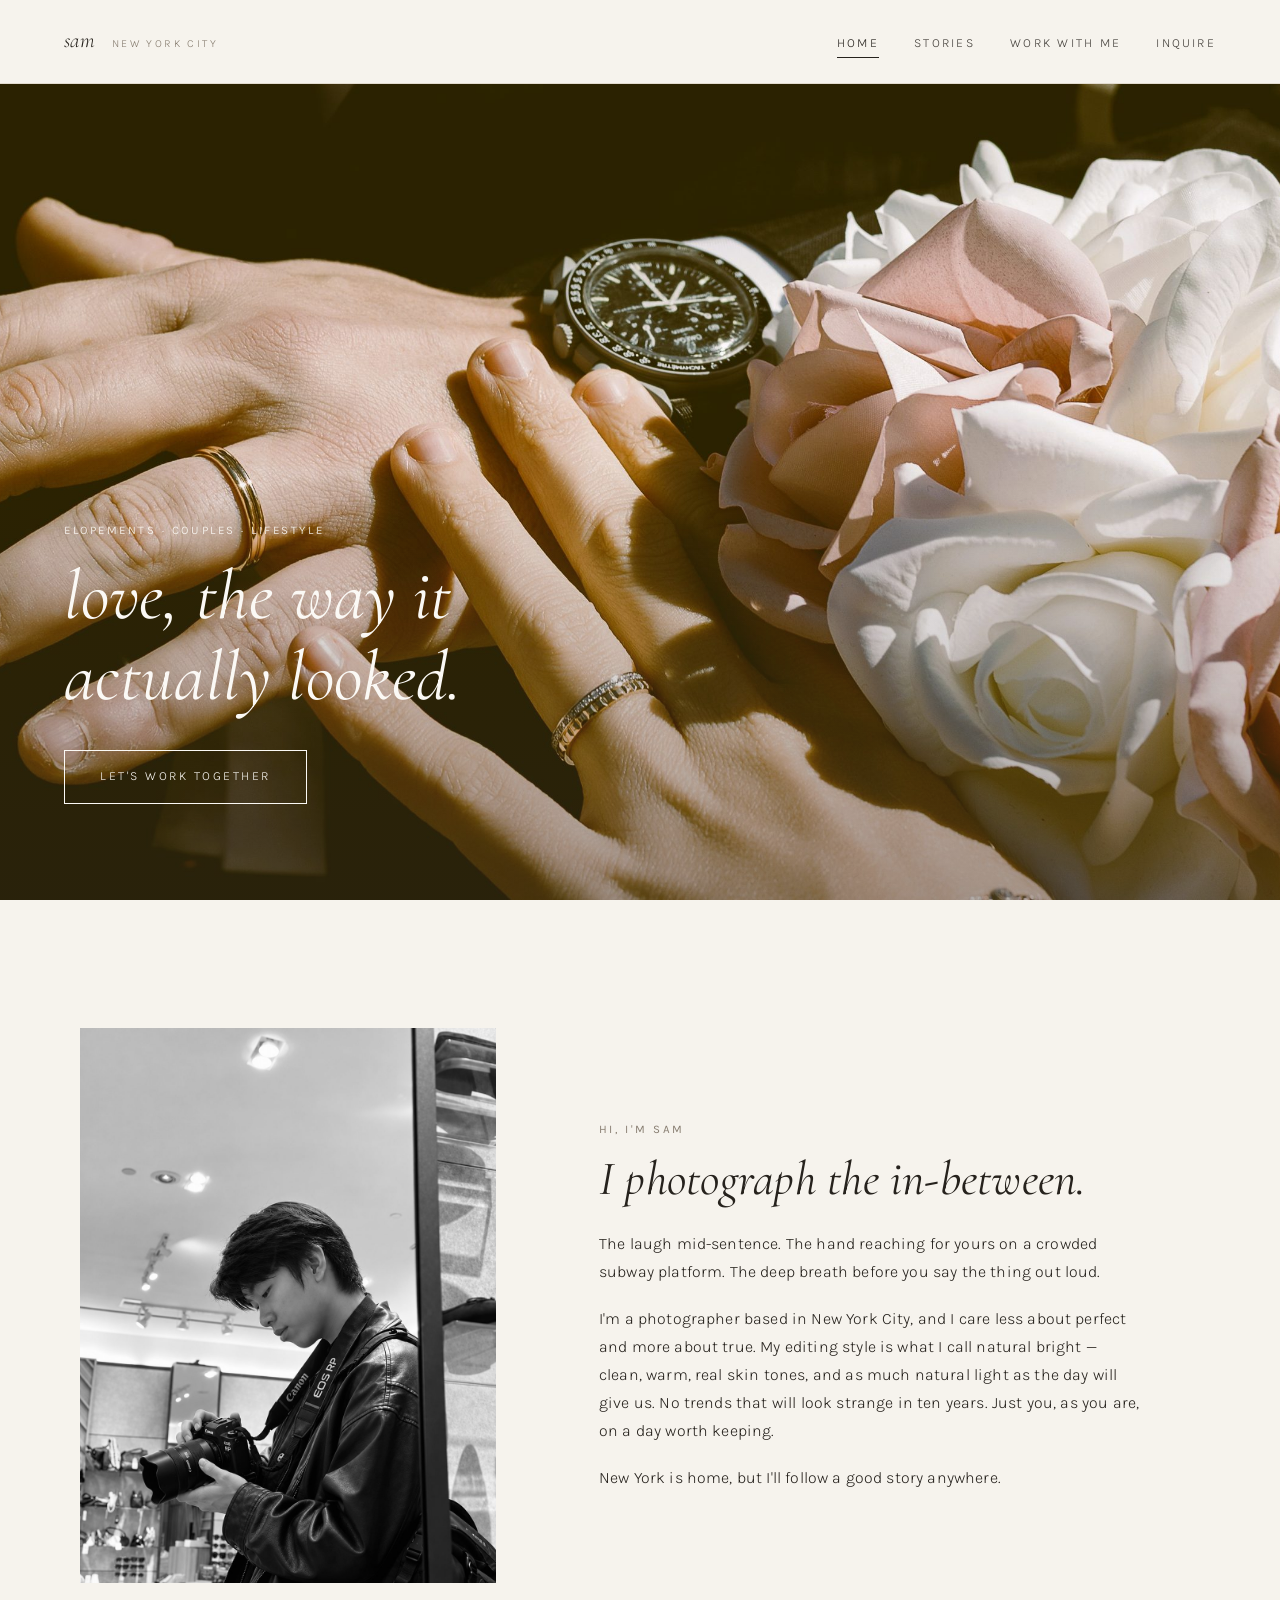
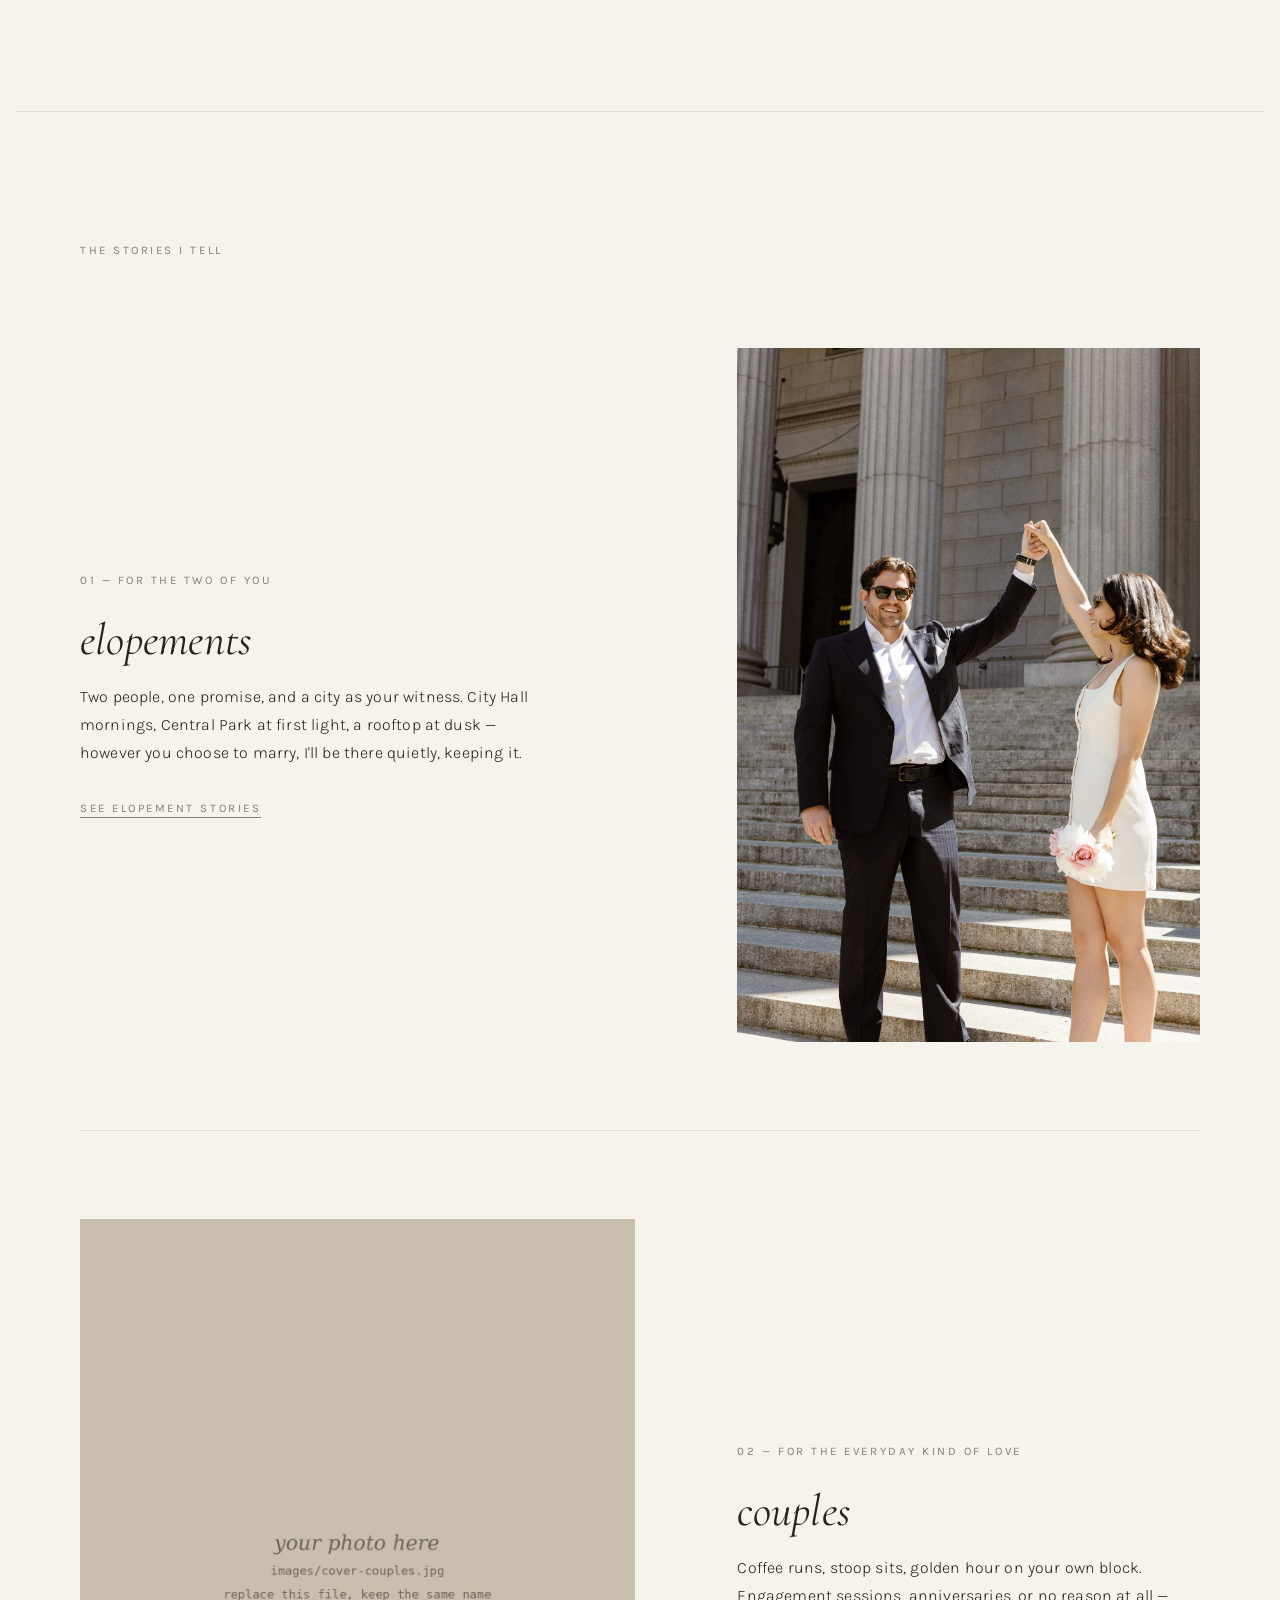
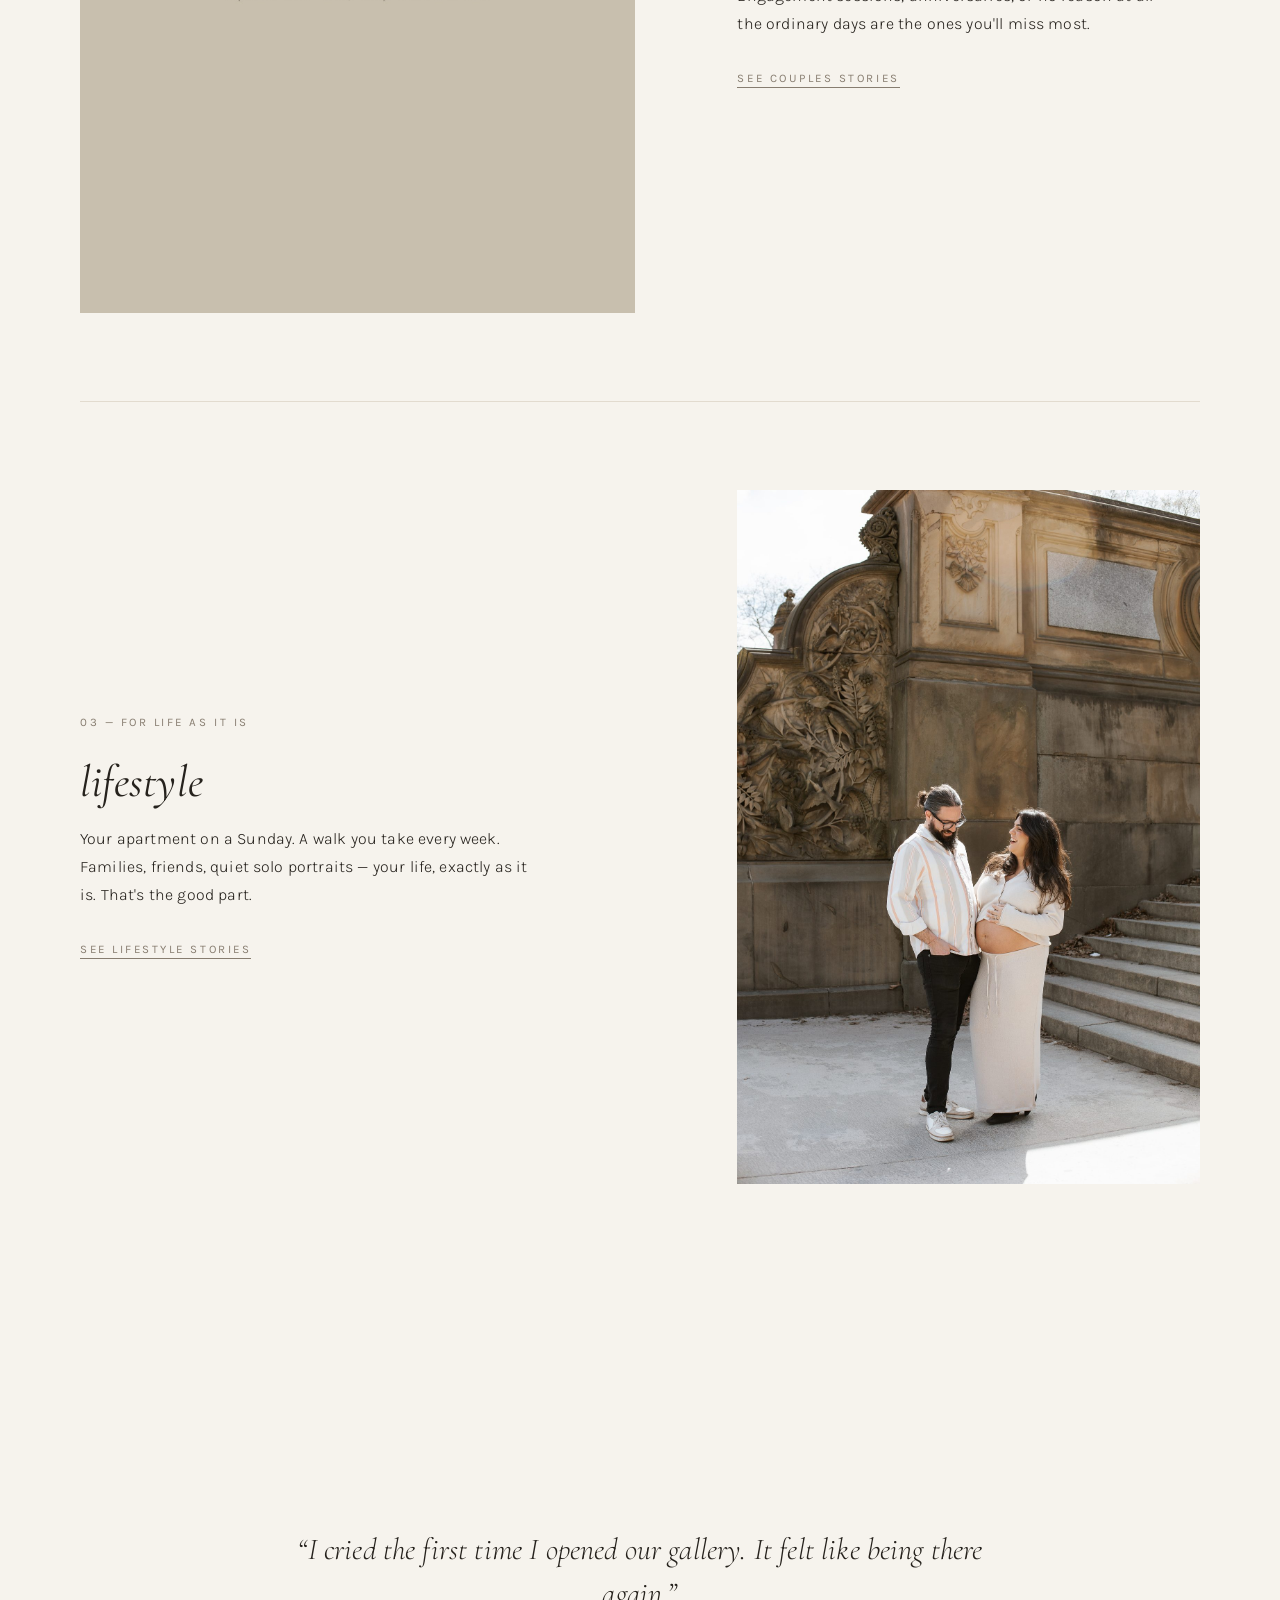
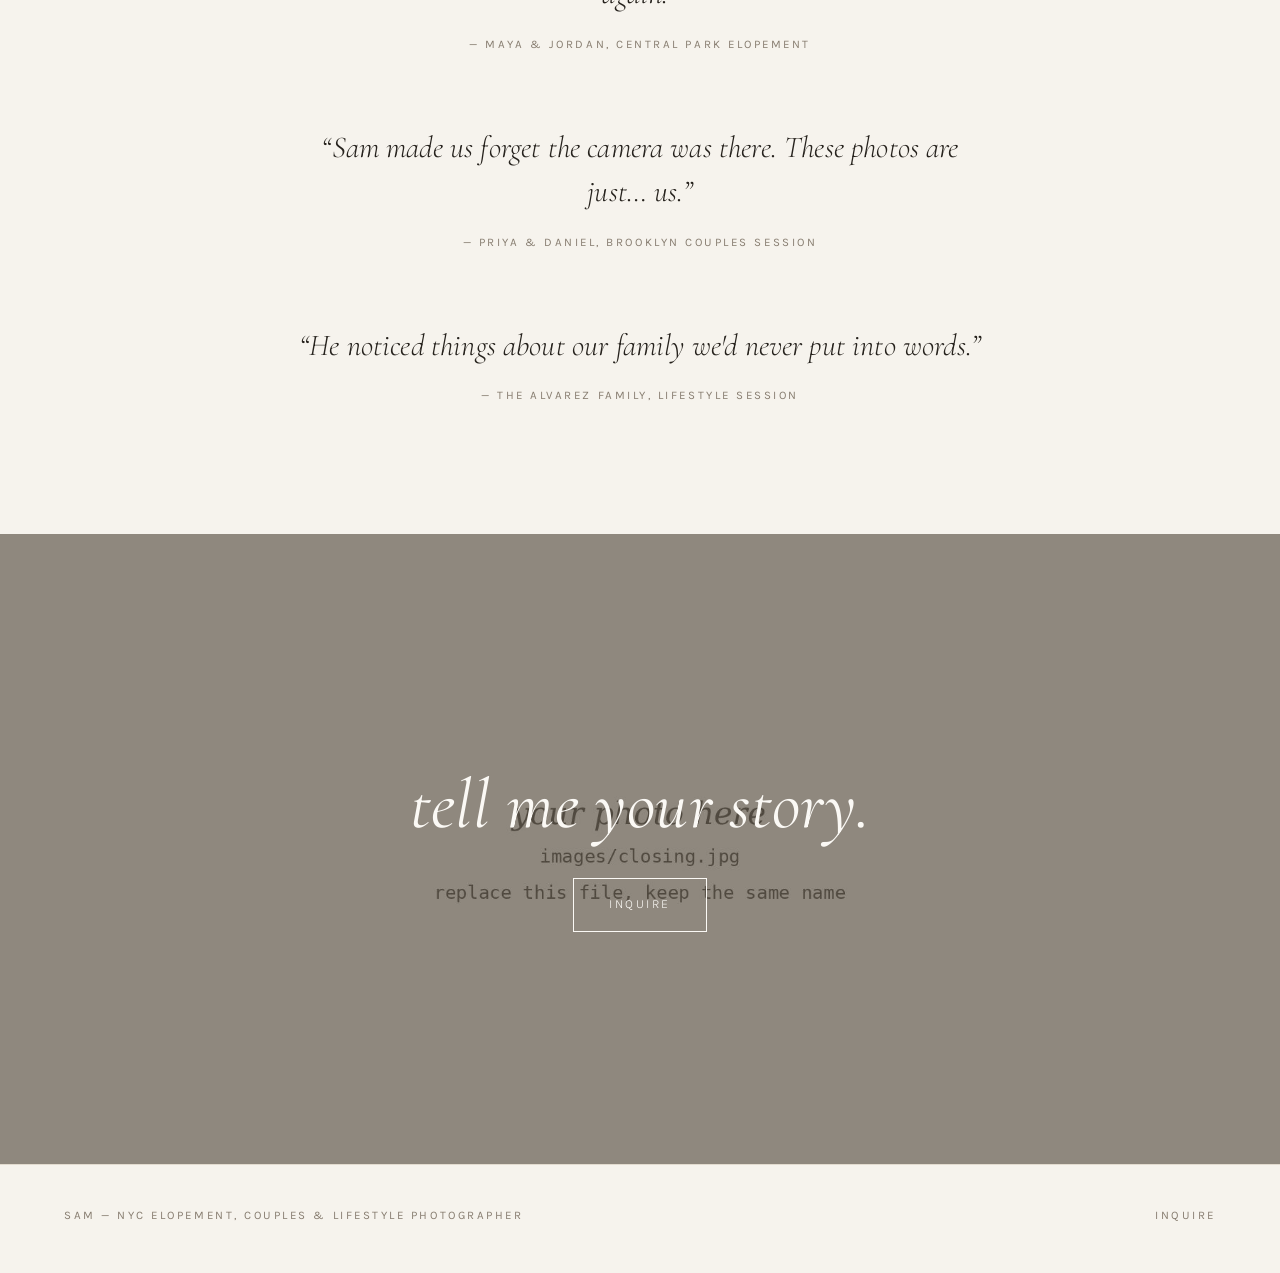
<file: index.html>
<!DOCTYPE html>
<html lang="en">
<head>
  <meta charset="UTF-8">
  <meta name="viewport" content="width=device-width, initial-scale=1.0">
  <title>Sam — NYC Elopement &amp; Couples Photographer</title>
  <meta name="description" content="NYC elopement photographer for quiet, true, story-driven photos — elopements, couples, and lifestyle sessions in New York City and beyond.">

  <link rel="preconnect" href="https://fonts.googleapis.com">
  <link rel="preconnect" href="https://fonts.gstatic.com" crossorigin>
  <link href="https://fonts.googleapis.com/css2?family=Cormorant+Garamond:ital,wght@0,400;0,500;1,400;1,500&family=Karla:wght@300;400&display=swap" rel="stylesheet">
  <link rel="stylesheet" href="css/style.css?v=2">
</head>
<body>

  <!-- ======================= HEADER ======================= -->
  <header class="site-header">
    <a class="wordmark" href="index.html">sam <span>new york city</span></a>
    <button class="nav-toggle" aria-expanded="false" aria-controls="nav">Menu</button>
    <nav class="nav" id="nav">
      <a href="index.html" aria-current="page">Home</a>
      <a href="elopements.html">Stories</a>
      <a href="work-with-me.html">Work With Me</a>
      <a href="inquire.html">Inquire</a>
    </nav>
  </header>

  <!-- ======================= HERO =======================
       Swap images/hero.jpg with your favorite wide photo.  -->
  <section class="hero">
    <img src="images/hero.jpg" alt="Placeholder — replace with your hero photo" fetchpriority="high">
    <div class="hero-inner">
      <p class="label">elopements · couples · lifestyle</p>
      <h1 class="display">love, the way it actually looked.</h1>
      <a class="btn" href="inquire.html">Let's work together</a>
    </div>
  </section>

  <!-- ======================= INTRO ======================= -->
  <section class="section wrap">
    <div class="intro reveal">
      <figure>
        <img src="images/intro-portrait.jpg" alt="Sam, NYC photographer, looking down at his camera" loading="lazy">
      </figure>
      <div class="prose">
        <p class="label">hi, i'm sam</p>
        <h2 class="display--sm display">I photograph the in-between.</h2>
        <p>The laugh mid-sentence. The hand reaching for yours on a crowded subway platform. The deep breath before you say the thing out loud.</p>
        <p>I'm a photographer based in New York City, and I care less about perfect and more about true. My editing style is what I call natural bright — clean, warm, real skin tones, and as much natural light as the day will give us. No trends that will look strange in ten years. Just you, as you are, on a day worth keeping.</p>
        <p>New York is home, but I'll follow a good story anywhere.</p>
      </div>
    </div>
  </section>

  <hr class="rule wrap">

  <!-- ======================= STORY CATEGORIES ======================= -->
  <section class="section wrap" id="stories">
    <p class="label reveal">the stories i tell</p>

    <article class="story reveal">
      <a class="story-img" href="elopements.html" aria-label="View elopement stories">
        <img src="images/cover-elopements.jpg" alt="Placeholder — replace with an elopement photo" loading="lazy">
      </a>
      <div>
        <p class="label">01 — for the two of you</p>
        <h3><a href="elopements.html">elopements</a></h3>
        <p>Two people, one promise, and a city as your witness. City Hall mornings, Central Park at first light, a rooftop at dusk — however you choose to marry, I'll be there quietly, keeping it.</p>
        <a class="tlink label" href="elopements.html">see elopement stories</a>
      </div>
    </article>

    <article class="story reveal">
      <a class="story-img" href="couples.html" aria-label="View couples stories">
        <img src="images/cover-couples.jpg" alt="Placeholder — replace with a couples photo" loading="lazy">
      </a>
      <div>
        <p class="label">02 — for the everyday kind of love</p>
        <h3><a href="couples.html">couples</a></h3>
        <p>Coffee runs, stoop sits, golden hour on your own block. Engagement sessions, anniversaries, or no reason at all — the ordinary days are the ones you'll miss most.</p>
        <a class="tlink label" href="couples.html">see couples stories</a>
      </div>
    </article>

    <article class="story reveal">
      <a class="story-img" href="lifestyle.html" aria-label="View lifestyle stories">
        <img src="images/cover-lifestyle.jpg" alt="Placeholder — replace with a lifestyle photo" loading="lazy">
      </a>
      <div>
        <p class="label">03 — for life as it is</p>
        <h3><a href="lifestyle.html">lifestyle</a></h3>
        <p>Your apartment on a Sunday. A walk you take every week. Families, friends, quiet solo portraits — your life, exactly as it is. That's the good part.</p>
        <a class="tlink label" href="lifestyle.html">see lifestyle stories</a>
      </div>
    </article>
  </section>

  <!-- ======================= TESTIMONIALS ======================= -->
  <section class="section wrap">
    <div class="pullquotes">
      <!-- EDIT: replace these with real client quotes and first names -->
      <figure class="pullquote reveal">
        <blockquote>&ldquo;I cried the first time I opened our gallery. It felt like being there again.&rdquo;</blockquote>
        <cite class="label">— maya &amp; jordan, central park elopement</cite>
      </figure>
      <figure class="pullquote reveal">
        <blockquote>&ldquo;Sam made us forget the camera was there. These photos are just&hellip; us.&rdquo;</blockquote>
        <cite class="label">— priya &amp; daniel, brooklyn couples session</cite>
      </figure>
      <figure class="pullquote reveal">
        <blockquote>&ldquo;He noticed things about our family we'd never put into words.&rdquo;</blockquote>
        <cite class="label">— the alvarez family, lifestyle session</cite>
      </figure>
    </div>
  </section>

  <!-- ======================= CLOSING CTA ======================= -->
  <section class="closing">
    <img src="images/closing.jpg" alt="Placeholder — replace with a closing photo" loading="lazy">
    <div class="closing-inner">
      <h2 class="display">tell me your story.</h2>
      <a class="btn" href="inquire.html">Inquire</a>
    </div>
  </section>

  <!-- ======================= FOOTER ======================= -->
  <footer class="site-footer">
    <div class="footer-inner">
      <p class="label">sam — nyc elopement, couples &amp; lifestyle photographer</p>
      <p class="label"><a href="inquire.html">inquire</a></p>
    </div>
  </footer>

  <script src="js/main.js?v=2"></script>
</body>
</html>
</file>
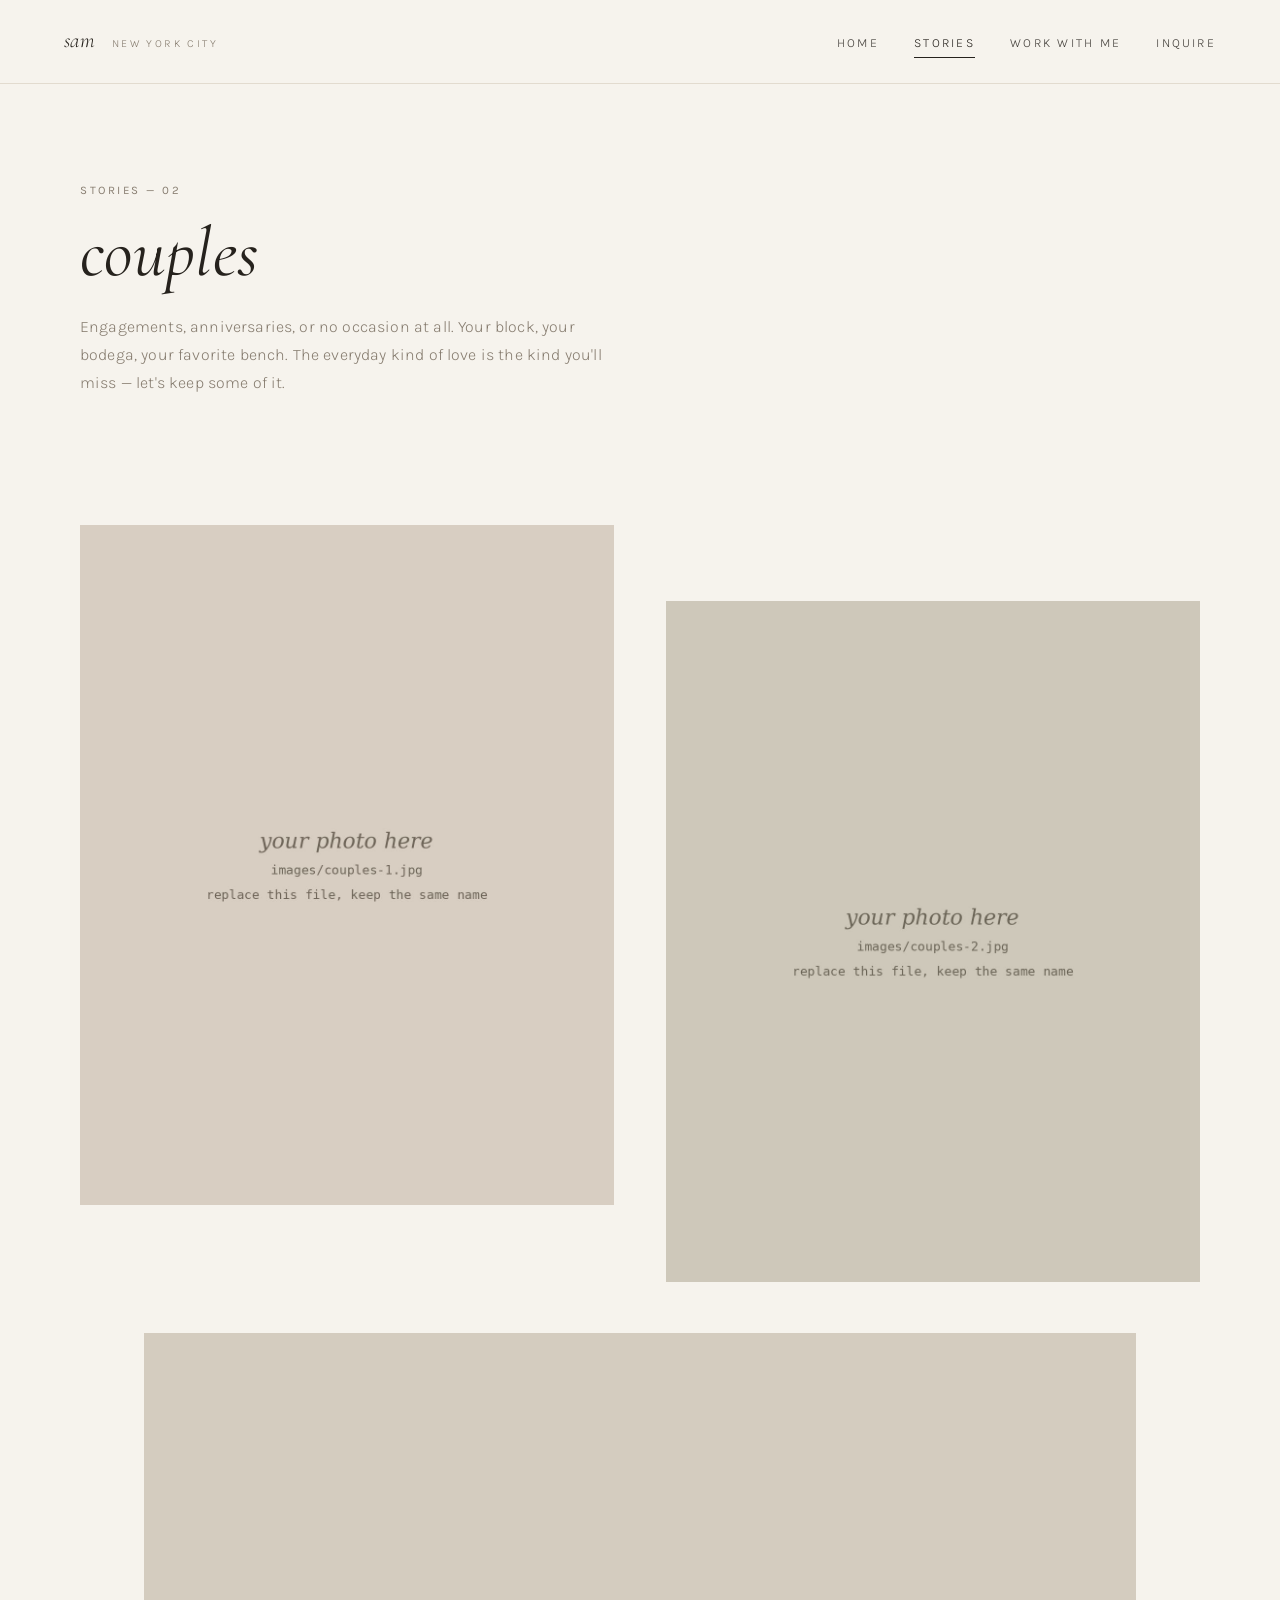
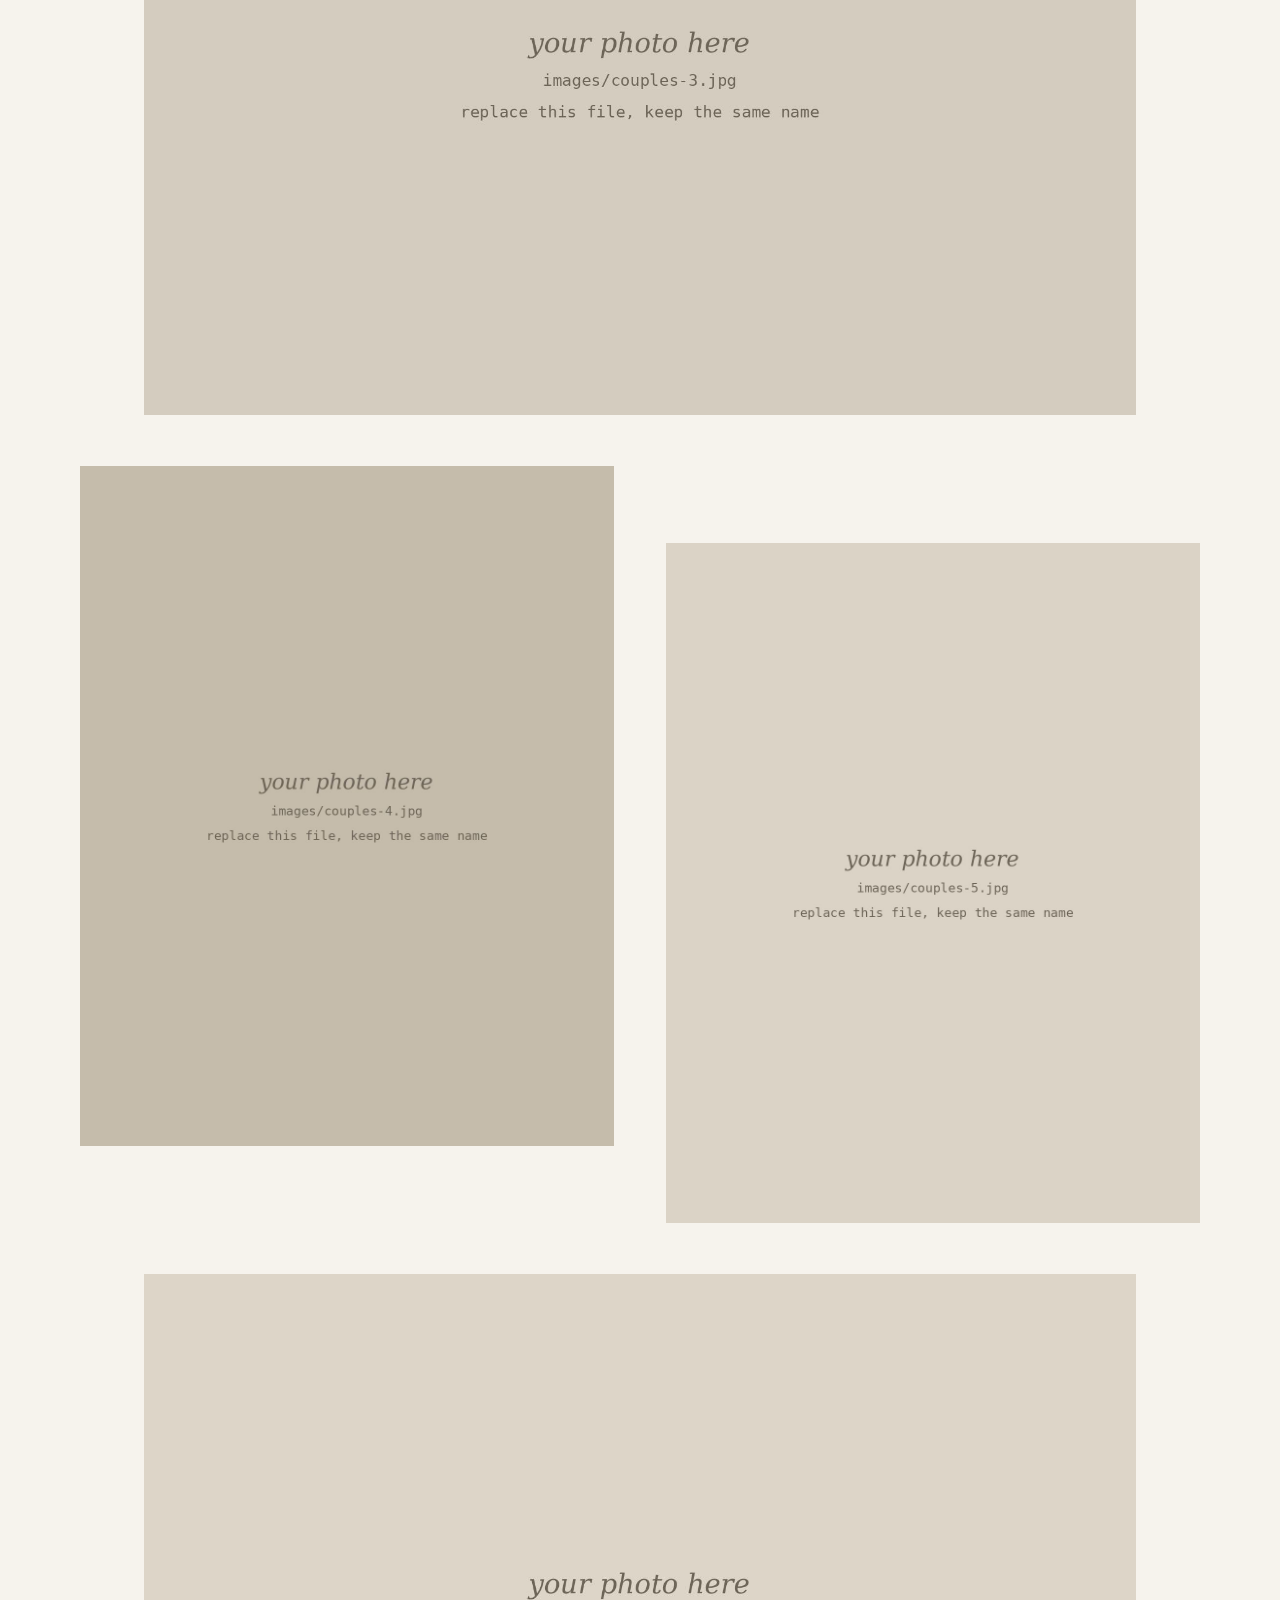
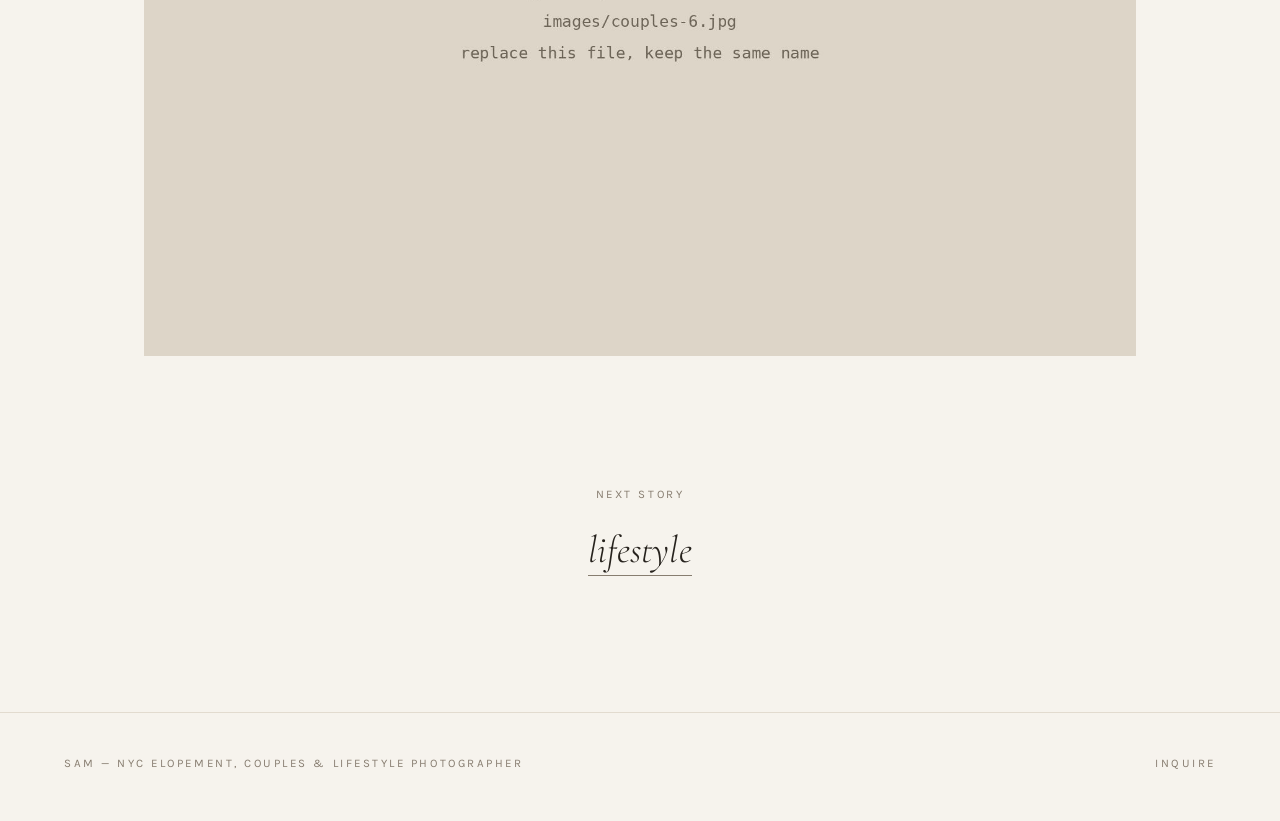
<file: couples.html>
<!DOCTYPE html>
<html lang="en">
<head>
  <meta charset="UTF-8">
  <meta name="viewport" content="width=device-width, initial-scale=1.0">
  <title>Couples — Sam, NYC Couples Photoshoot Photographer</title>
  <meta name="description" content="NYC couples photoshoots — engagement sessions, anniversaries, and everyday love across New York City. Warm, natural, true-to-life photos.">

  <link rel="preconnect" href="https://fonts.googleapis.com">
  <link rel="preconnect" href="https://fonts.gstatic.com" crossorigin>
  <link href="https://fonts.googleapis.com/css2?family=Cormorant+Garamond:ital,wght@0,400;0,500;1,400;1,500&family=Karla:wght@300;400&display=swap" rel="stylesheet">
  <link rel="stylesheet" href="css/style.css?v=2">
</head>
<body>

  <header class="site-header site-header--solid">
    <a class="wordmark" href="index.html">sam <span>new york city</span></a>
    <button class="nav-toggle" aria-expanded="false" aria-controls="nav">Menu</button>
    <nav class="nav" id="nav">
      <a href="index.html">Home</a>
      <a href="couples.html" aria-current="page">Stories</a>
      <a href="work-with-me.html">Work With Me</a>
      <a href="inquire.html">Inquire</a>
    </nav>
  </header>

  <section class="wrap page-head">
    <p class="label">stories — 02</p>
    <h1 class="display">couples</h1>
    <p class="quiet">Engagements, anniversaries, or no occasion at all. Your block, your bodega, your favorite bench. The everyday kind of love is the kind you'll miss — let's keep some of it.</p>
  </section>

  <!-- To add a photo: copy one <figure> block below. -->
  <section class="wrap section gallery">
    <figure><img src="images/couples-1.jpg" alt="Placeholder — couples photo 1" loading="lazy"></figure>
    <figure><img src="images/couples-2.jpg" alt="Placeholder — couples photo 2" loading="lazy"></figure>
    <figure><img src="images/couples-3.jpg" alt="Placeholder — couples photo 3" loading="lazy"></figure>
    <figure><img src="images/couples-4.jpg" alt="Placeholder — couples photo 4" loading="lazy"></figure>
    <figure><img src="images/couples-5.jpg" alt="Placeholder — couples photo 5" loading="lazy"></figure>
    <figure><img src="images/couples-6.jpg" alt="Placeholder — couples photo 6" loading="lazy"></figure>
  </section>

  <div class="gallery-next">
    <span class="label">next story</span>
    <a class="tlink" href="lifestyle.html">lifestyle</a>
  </div>

  <footer class="site-footer">
    <div class="footer-inner">
      <p class="label">sam — nyc elopement, couples &amp; lifestyle photographer</p>
      <p class="label"><a href="inquire.html">inquire</a></p>
    </div>
  </footer>

  <script src="js/main.js?v=2"></script>
</body>
</html>
</file>
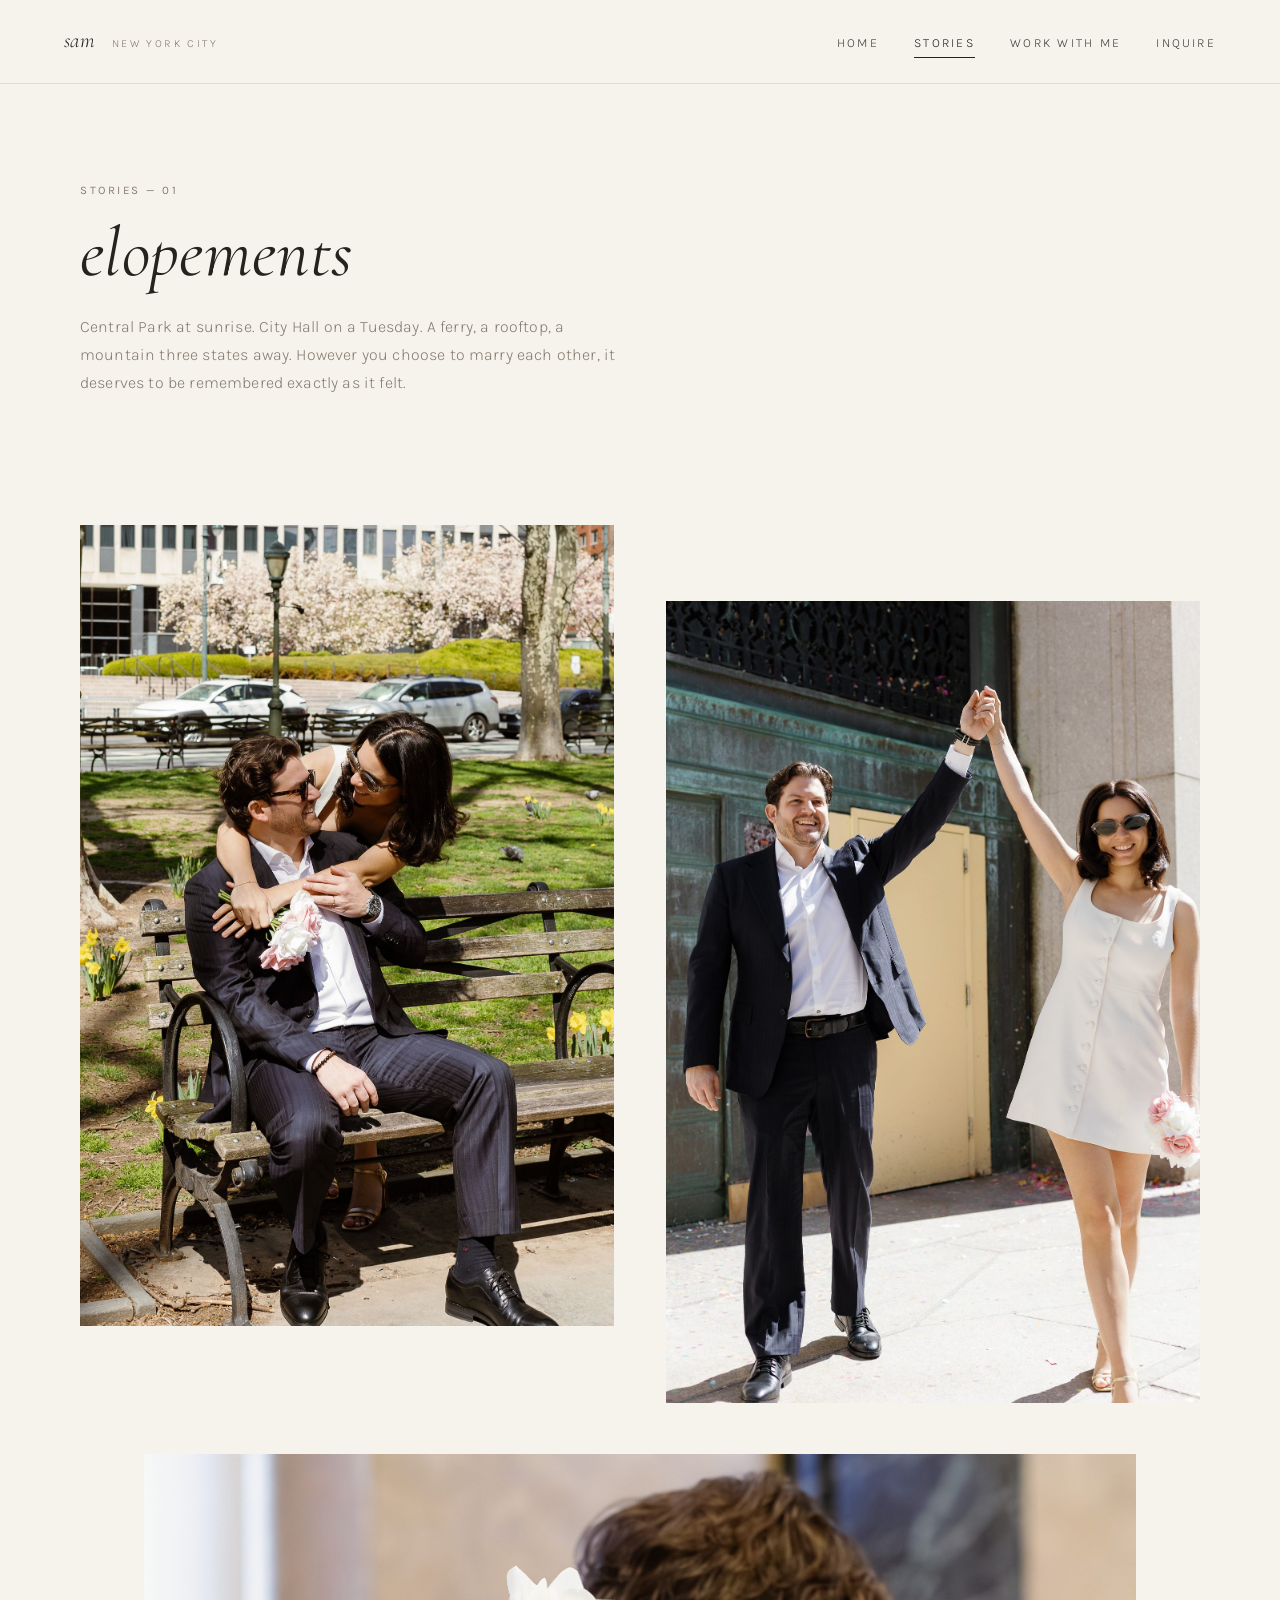
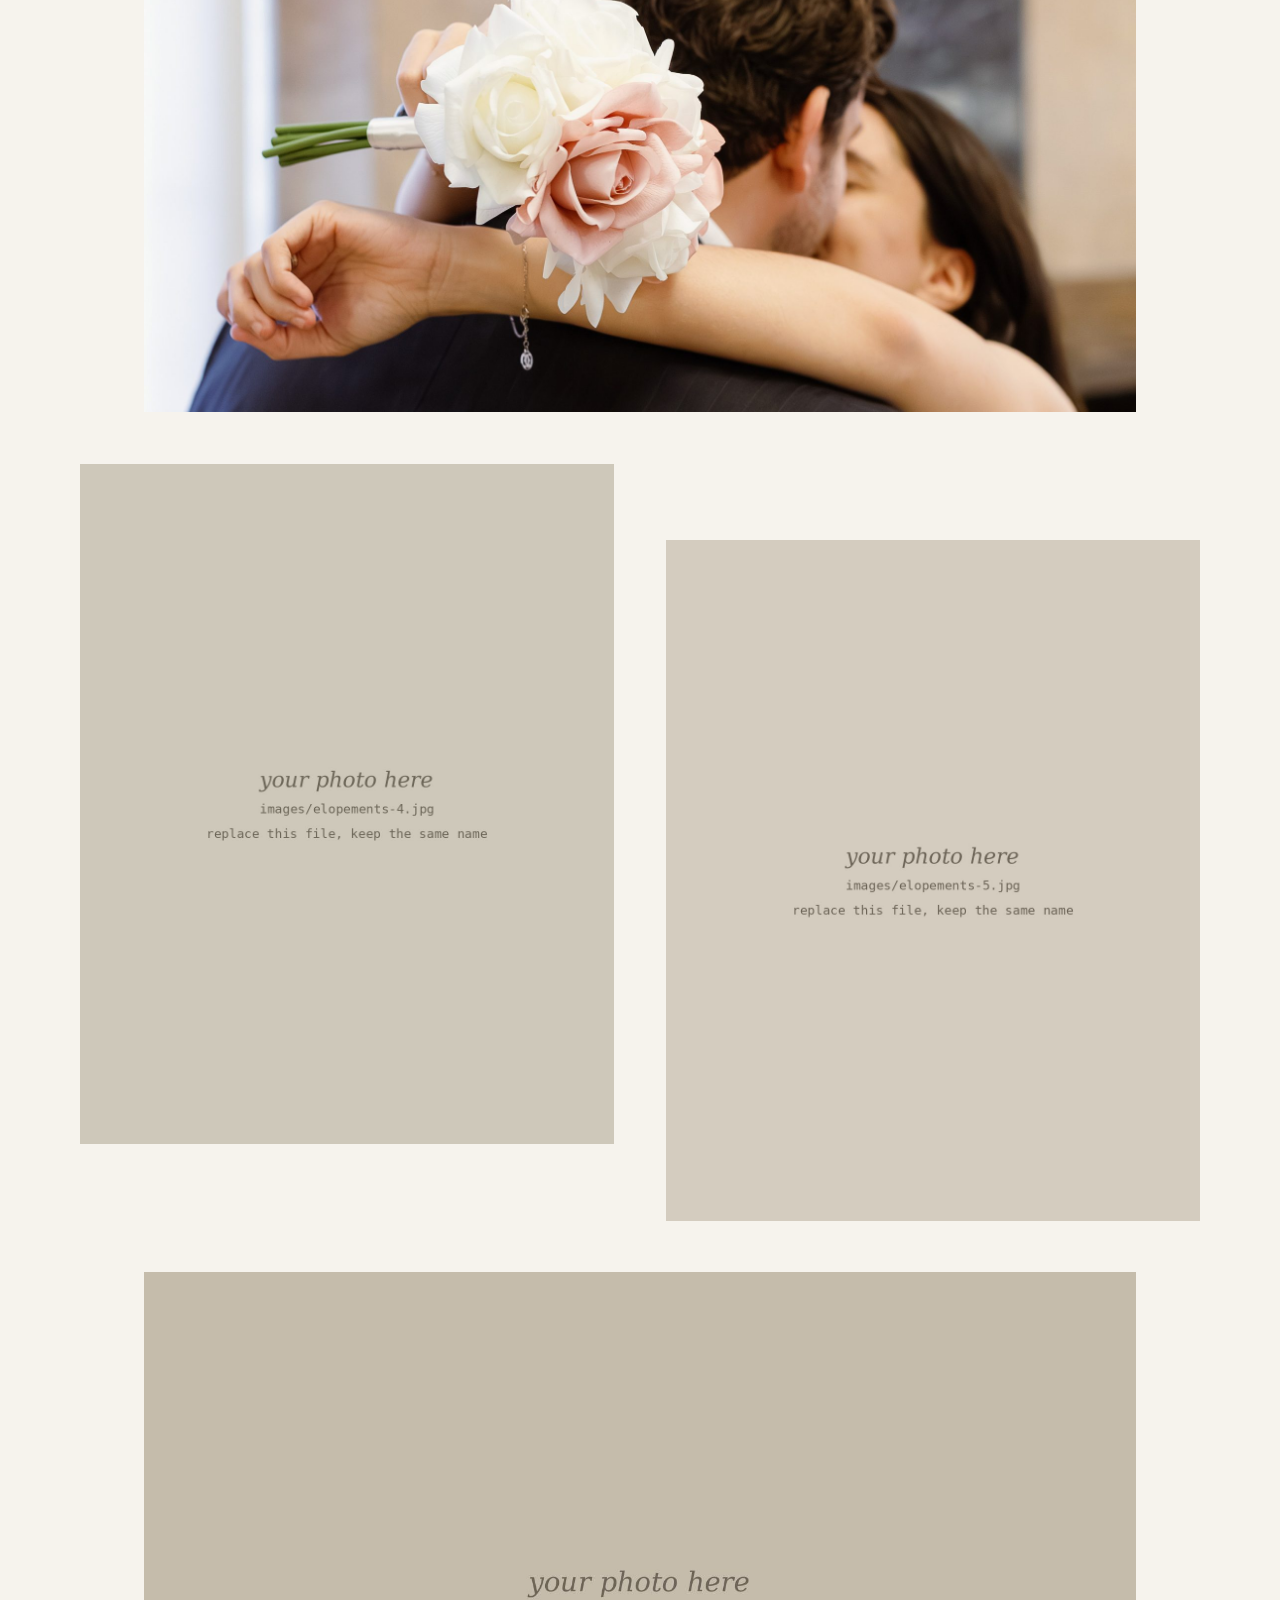
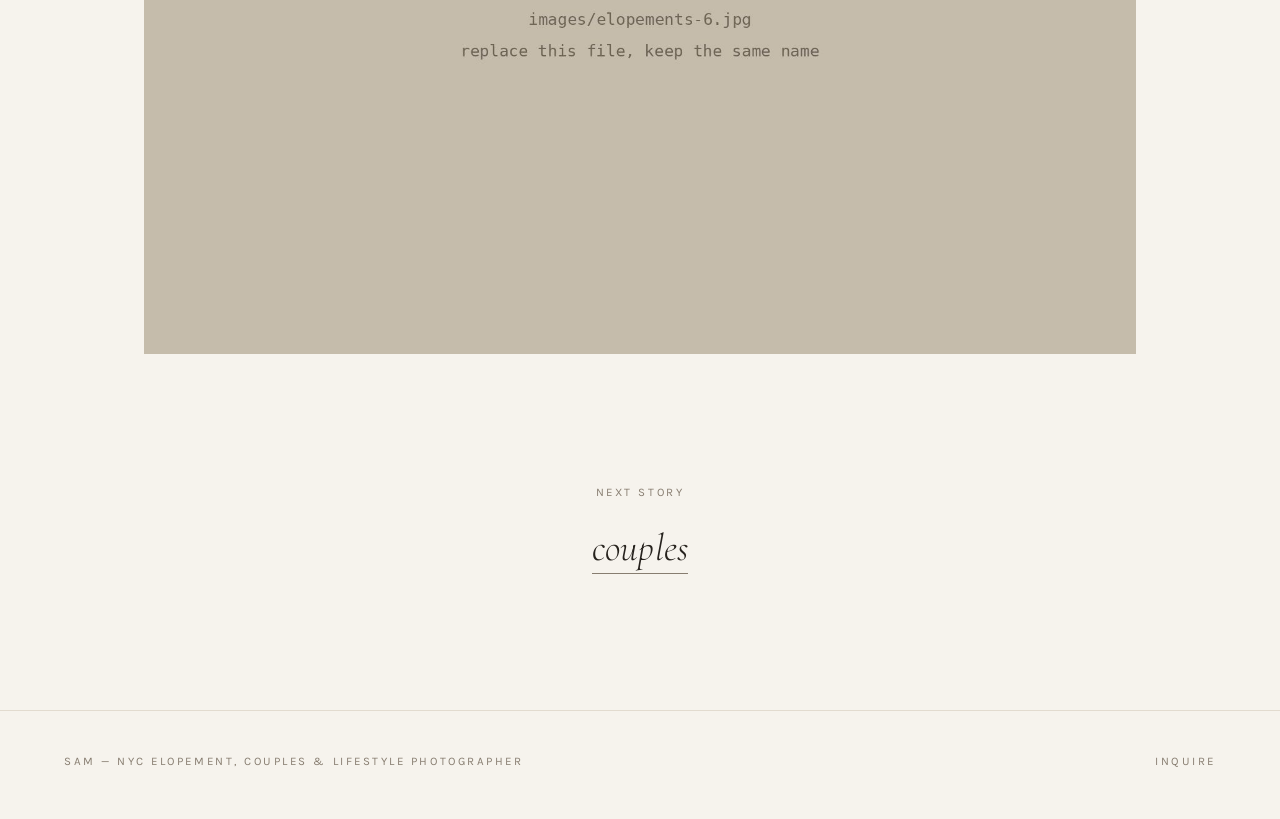
<file: elopements.html>
<!DOCTYPE html>
<html lang="en">
<head>
  <meta charset="UTF-8">
  <meta name="viewport" content="width=device-width, initial-scale=1.0">
  <title>Elopements — Sam, NYC Elopement Photographer</title>
  <meta name="description" content="NYC elopement photography — City Hall, Central Park elopements, rooftops, and beyond. Quiet, honest photos of the day you married each other.">

  <link rel="preconnect" href="https://fonts.googleapis.com">
  <link rel="preconnect" href="https://fonts.gstatic.com" crossorigin>
  <link href="https://fonts.googleapis.com/css2?family=Cormorant+Garamond:ital,wght@0,400;0,500;1,400;1,500&family=Karla:wght@300;400&display=swap" rel="stylesheet">
  <link rel="stylesheet" href="css/style.css?v=2">
</head>
<body>

  <header class="site-header site-header--solid">
    <a class="wordmark" href="index.html">sam <span>new york city</span></a>
    <button class="nav-toggle" aria-expanded="false" aria-controls="nav">Menu</button>
    <nav class="nav" id="nav">
      <a href="index.html">Home</a>
      <a href="elopements.html" aria-current="page">Stories</a>
      <a href="work-with-me.html">Work With Me</a>
      <a href="inquire.html">Inquire</a>
    </nav>
  </header>

  <section class="wrap page-head">
    <p class="label">stories — 01</p>
    <h1 class="display">elopements</h1>
    <p class="quiet">Central Park at sunrise. City Hall on a Tuesday. A ferry, a rooftop, a mountain three states away. However you choose to marry each other, it deserves to be remembered exactly as it felt.</p>
  </section>

  <!-- ======================= GALLERY =======================
       To add a photo: copy one <figure> block and point it at
       your new file in the images folder. Order here = order on page. -->
  <section class="wrap section gallery">
    <figure><img src="images/elopements-1.jpg" alt="Placeholder — elopement photo 1" loading="lazy"></figure>
    <figure><img src="images/elopements-2.jpg" alt="Placeholder — elopement photo 2" loading="lazy"></figure>
    <figure><img src="images/elopements-3.jpg" alt="Placeholder — elopement photo 3" loading="lazy"></figure>
    <figure><img src="images/elopements-4.jpg" alt="Placeholder — elopement photo 4" loading="lazy"></figure>
    <figure><img src="images/elopements-5.jpg" alt="Placeholder — elopement photo 5" loading="lazy"></figure>
    <figure><img src="images/elopements-6.jpg" alt="Placeholder — elopement photo 6" loading="lazy"></figure>
  </section>

  <div class="gallery-next">
    <span class="label">next story</span>
    <a class="tlink" href="couples.html">couples</a>
  </div>

  <footer class="site-footer">
    <div class="footer-inner">
      <p class="label">sam — nyc elopement, couples &amp; lifestyle photographer</p>
      <p class="label"><a href="inquire.html">inquire</a></p>
    </div>
  </footer>

  <script src="js/main.js?v=2"></script>
</body>
</html>
</file>
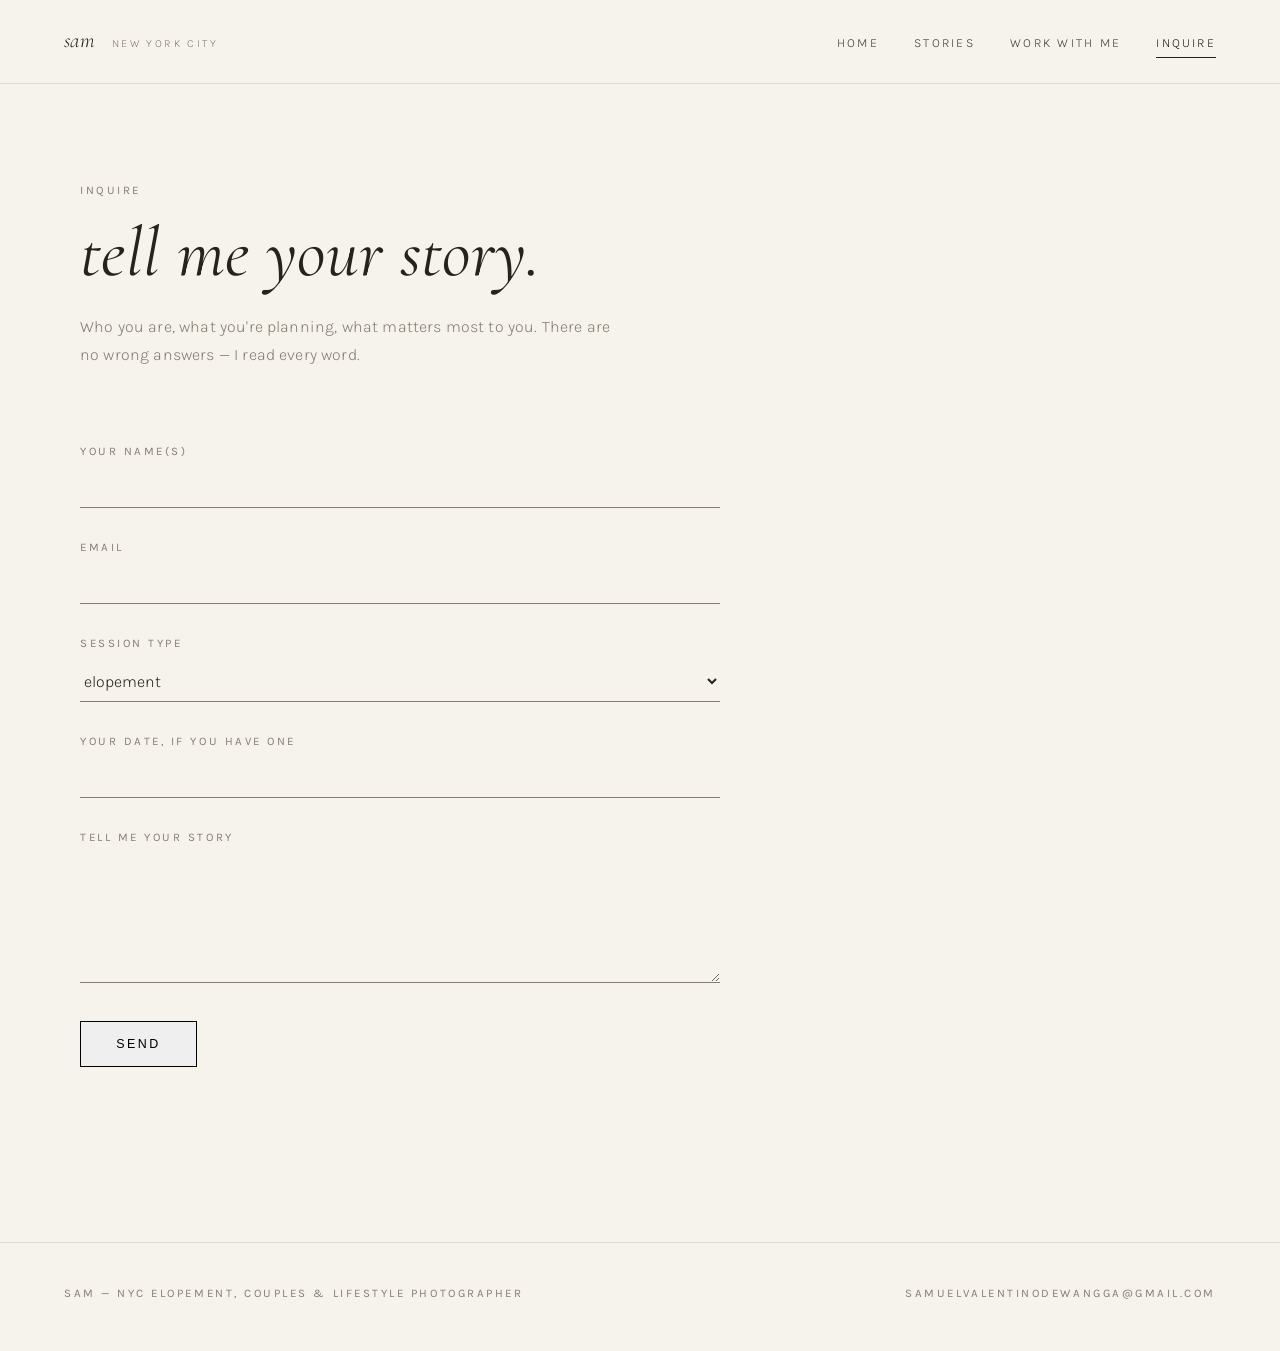
<file: inquire.html>
<!DOCTYPE html>
<html lang="en">
<head>
  <meta charset="UTF-8">
  <meta name="viewport" content="width=device-width, initial-scale=1.0">
  <title>Inquire — Sam, NYC Photographer</title>
  <meta name="description" content="Inquire about elopement, couples, and lifestyle photography sessions in New York City and beyond. Tell me your story.">

  <link rel="preconnect" href="https://fonts.googleapis.com">
  <link rel="preconnect" href="https://fonts.gstatic.com" crossorigin>
  <link href="https://fonts.googleapis.com/css2?family=Cormorant+Garamond:ital,wght@0,400;0,500;1,400;1,500&family=Karla:wght@300;400&display=swap" rel="stylesheet">
  <link rel="stylesheet" href="css/style.css?v=2">
</head>
<body>

  <header class="site-header site-header--solid">
    <a class="wordmark" href="index.html">sam <span>new york city</span></a>
    <button class="nav-toggle" aria-expanded="false" aria-controls="nav">Menu</button>
    <nav class="nav" id="nav">
      <a href="index.html">Home</a>
      <a href="elopements.html">Stories</a>
      <a href="work-with-me.html">Work With Me</a>
      <a href="inquire.html" aria-current="page">Inquire</a>
    </nav>
  </header>

  <section class="wrap page-head">
    <p class="label">inquire</p>
    <h1 class="display">tell me your story.</h1>
    <p class="quiet">Who you are, what you're planning, what matters most to you. There are no wrong answers — I read every word.</p>
  </section>

  <section class="wrap section" style="padding-top:2rem;">
    <div class="form-wrap">

      <!-- Inquiry form — submissions go to Formspree, which emails them to Sam.
           To change where emails go, edit the form in your formspree.io dashboard. -->
      <form class="form" id="inquiry-form" action="https://formspree.io/f/xvkknpor" method="POST">
        <input type="hidden" name="_subject" value="New inquiry from your portfolio">
        <!-- spam trap: hidden from people, bots fill it in -->
        <input type="text" name="_gotcha" style="display:none" tabindex="-1" autocomplete="off">
        <div class="field">
          <label class="label" for="name">your name(s)</label>
          <input type="text" id="name" name="name" autocomplete="name" required>
        </div>
        <div class="field">
          <label class="label" for="email">email</label>
          <input type="email" id="email" name="email" autocomplete="email" required>
        </div>
        <div class="field">
          <label class="label" for="type">session type</label>
          <select id="type" name="session-type">
            <option>elopement</option>
            <option>couples</option>
            <option>lifestyle</option>
            <option>something else</option>
          </select>
        </div>
        <div class="field">
          <label class="label" for="date">your date, if you have one</label>
          <input type="text" id="date" name="date">
        </div>
        <div class="field">
          <label class="label" for="story">tell me your story</label>
          <textarea id="story" name="story" required></textarea>
        </div>
        <div>
          <button class="btn" type="submit">Send</button>
        </div>
        <p class="form-status" id="form-status" role="status" aria-live="polite"></p>
      </form>

      <!-- Shown in place of the form after a successful send -->
      <div class="notice form-thanks" id="form-thanks" hidden>
        <p class="label" style="margin-bottom:0.5rem;">thank you</p>
        <p>Your story is on its way to me. I read every one, and I'll write back within two days.</p>
      </div>

    </div>
  </section>

  <footer class="site-footer">
    <div class="footer-inner">
      <p class="label">sam — nyc elopement, couples &amp; lifestyle photographer</p>
      <!-- EDIT: replace with your real email address -->
      <p class="label"><a href="mailto:samuelvalentinodewangga@gmail.com">samuelvalentinodewangga@gmail.com</a></p>
    </div>
  </footer>

  <script src="js/main.js?v=2"></script>
</body>
</html>
</file>
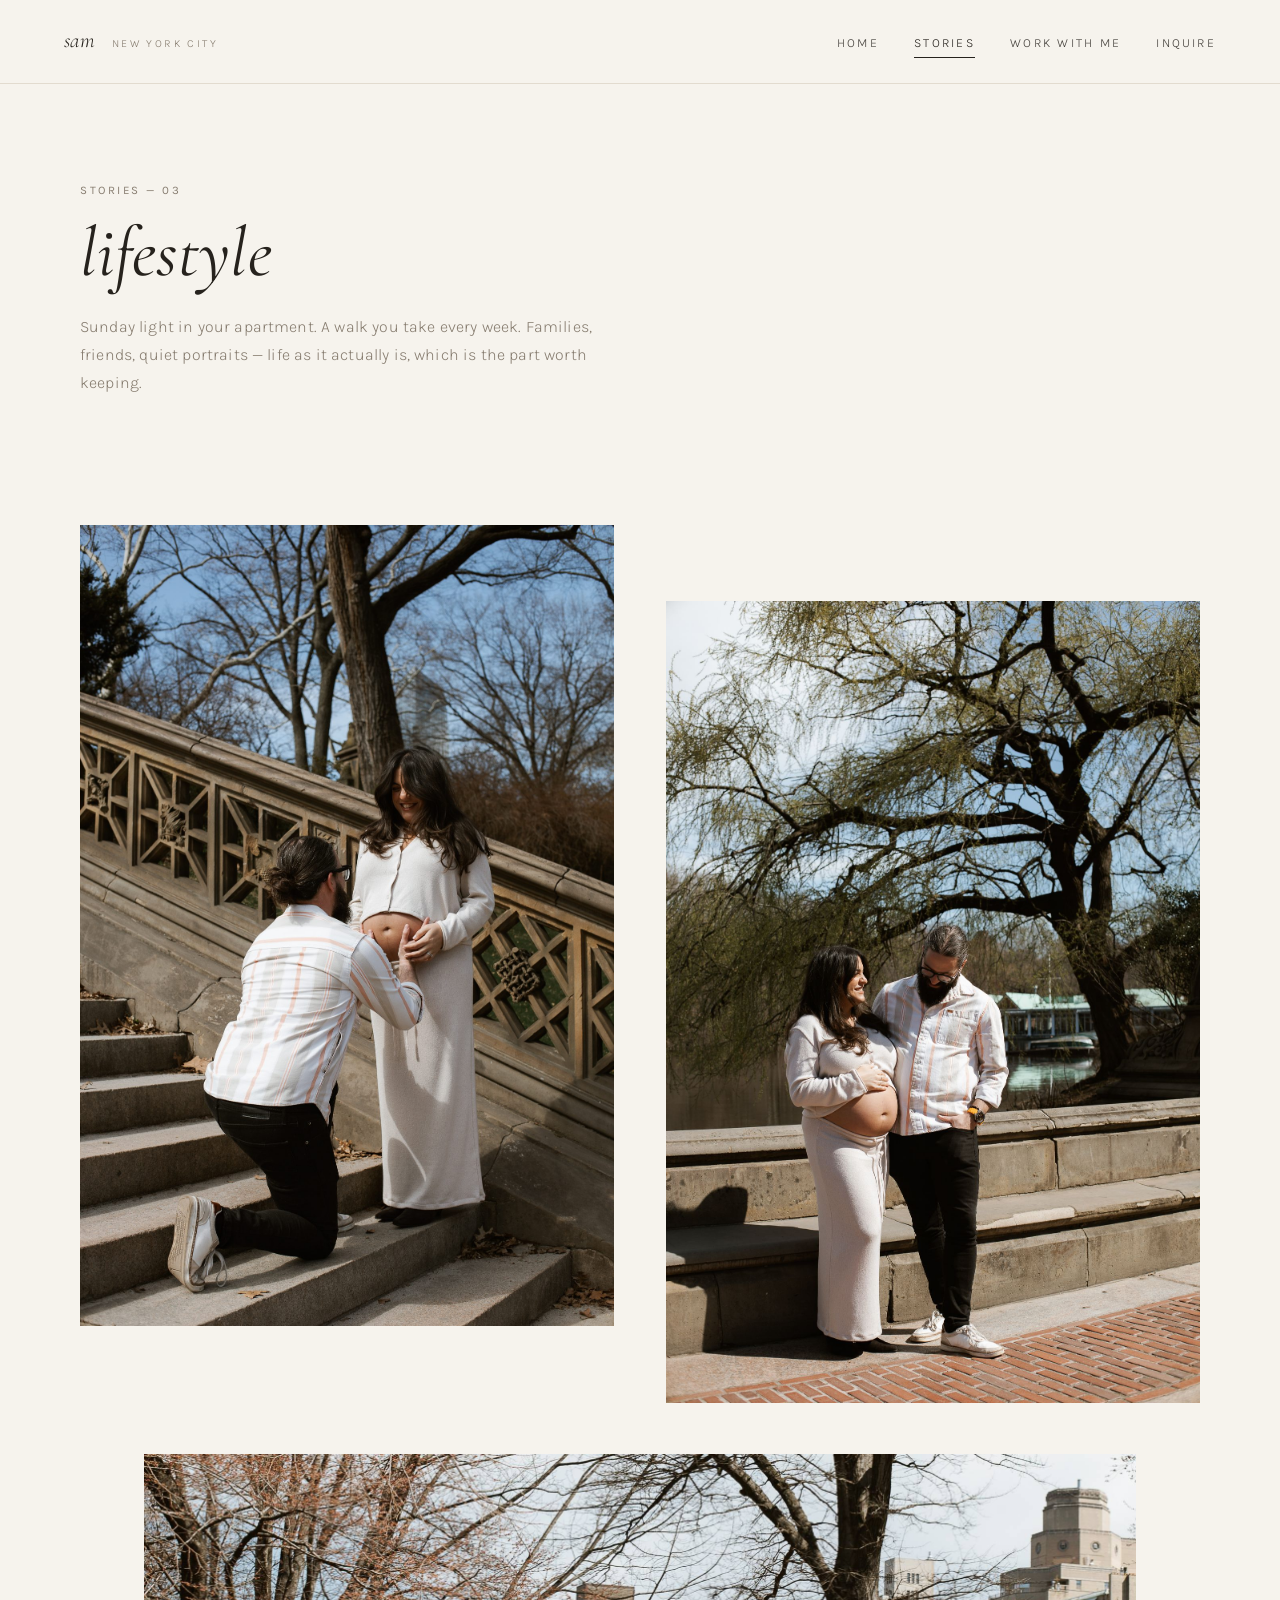
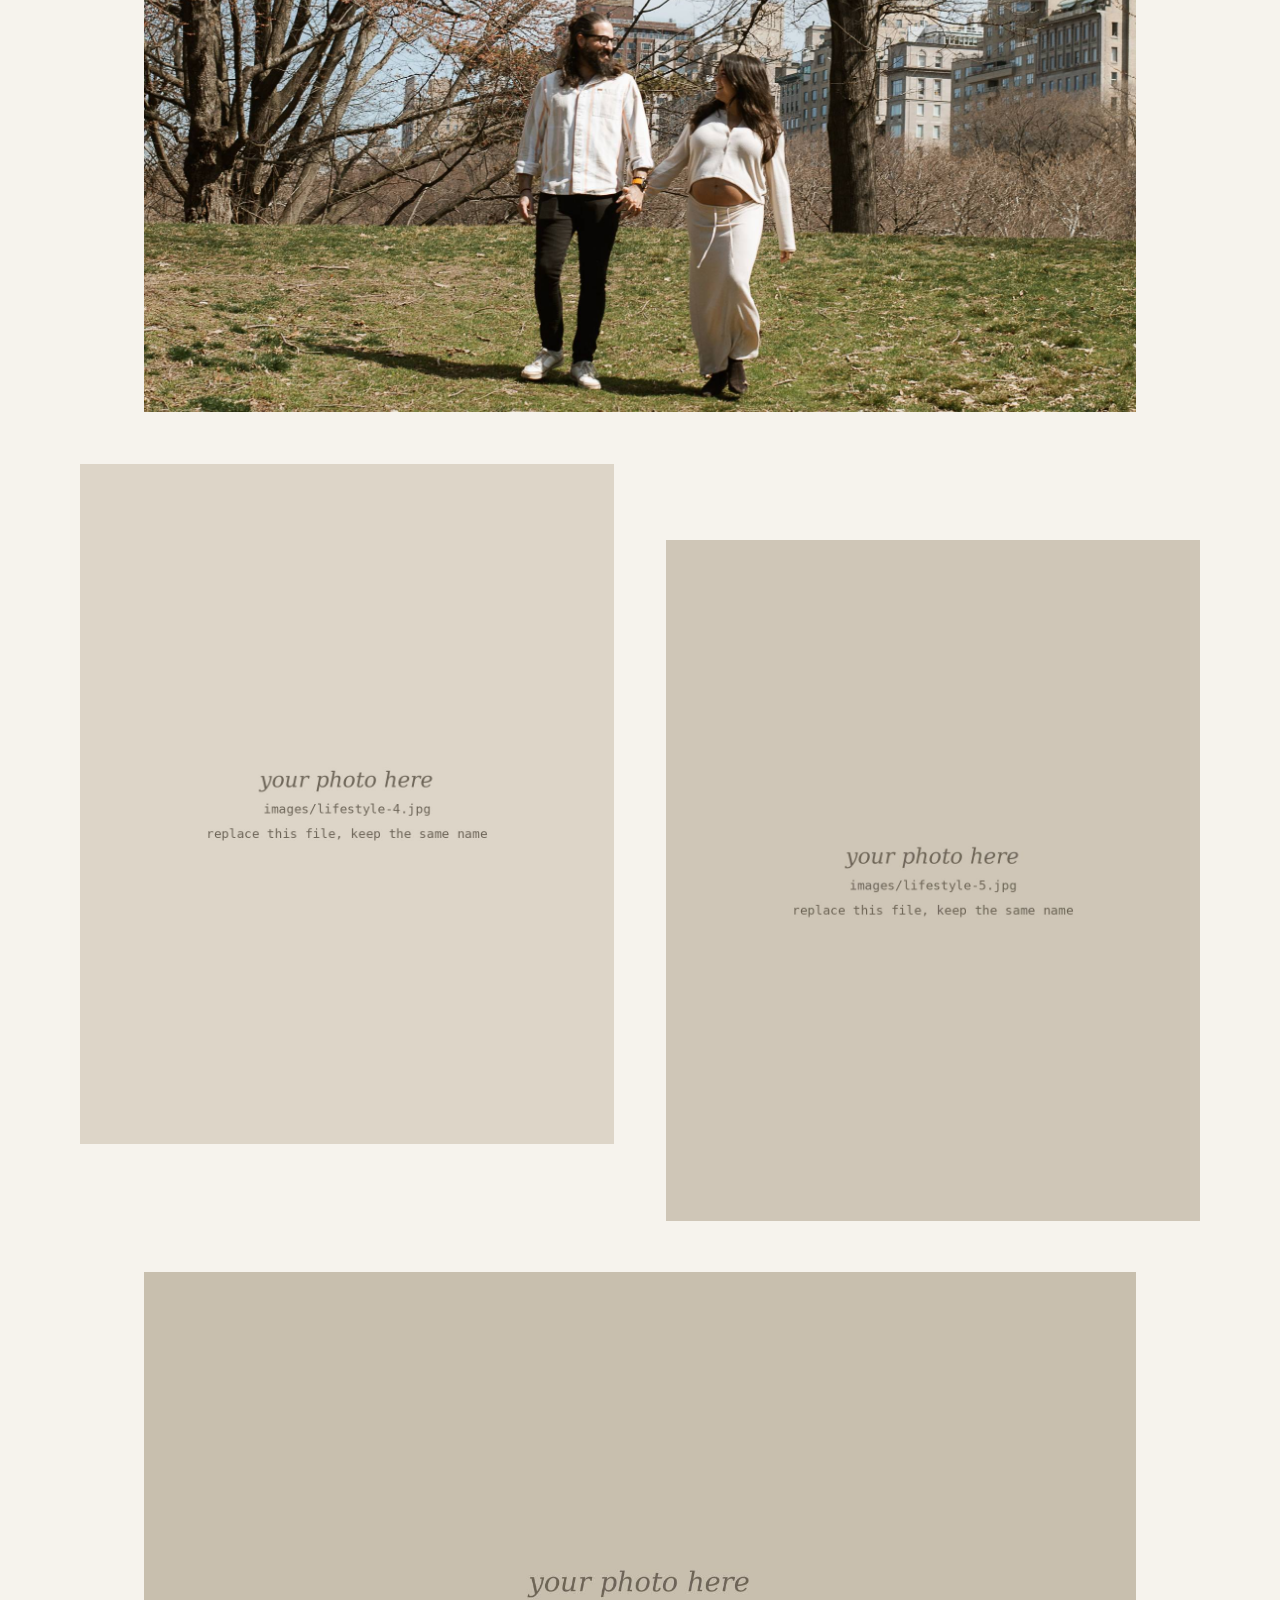
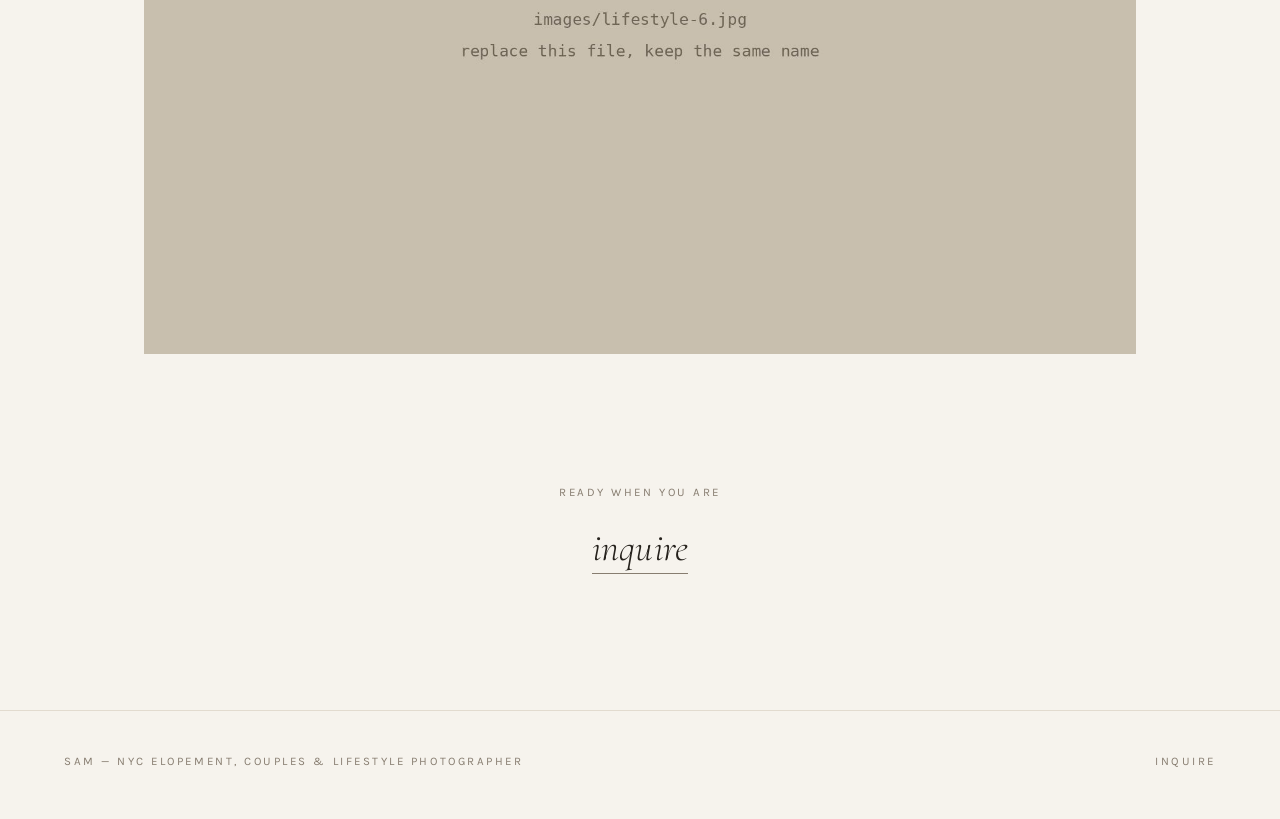
<file: lifestyle.html>
<!DOCTYPE html>
<html lang="en">
<head>
  <meta charset="UTF-8">
  <meta name="viewport" content="width=device-width, initial-scale=1.0">
  <title>Lifestyle — Sam, Lifestyle Photographer in New York</title>
  <meta name="description" content="Lifestyle photographer in New York — families, portraits, and everyday life photographed warmly and honestly, in natural light.">

  <link rel="preconnect" href="https://fonts.googleapis.com">
  <link rel="preconnect" href="https://fonts.gstatic.com" crossorigin>
  <link href="https://fonts.googleapis.com/css2?family=Cormorant+Garamond:ital,wght@0,400;0,500;1,400;1,500&family=Karla:wght@300;400&display=swap" rel="stylesheet">
  <link rel="stylesheet" href="css/style.css?v=2">
</head>
<body>

  <header class="site-header site-header--solid">
    <a class="wordmark" href="index.html">sam <span>new york city</span></a>
    <button class="nav-toggle" aria-expanded="false" aria-controls="nav">Menu</button>
    <nav class="nav" id="nav">
      <a href="index.html">Home</a>
      <a href="lifestyle.html" aria-current="page">Stories</a>
      <a href="work-with-me.html">Work With Me</a>
      <a href="inquire.html">Inquire</a>
    </nav>
  </header>

  <section class="wrap page-head">
    <p class="label">stories — 03</p>
    <h1 class="display">lifestyle</h1>
    <p class="quiet">Sunday light in your apartment. A walk you take every week. Families, friends, quiet portraits — life as it actually is, which is the part worth keeping.</p>
  </section>

  <!-- To add a photo: copy one <figure> block below. -->
  <section class="wrap section gallery">
    <figure><img src="images/lifestyle-1.jpg" alt="Placeholder — lifestyle photo 1" loading="lazy"></figure>
    <figure><img src="images/lifestyle-2.jpg" alt="Placeholder — lifestyle photo 2" loading="lazy"></figure>
    <figure><img src="images/lifestyle-3.jpg" alt="Placeholder — lifestyle photo 3" loading="lazy"></figure>
    <figure><img src="images/lifestyle-4.jpg" alt="Placeholder — lifestyle photo 4" loading="lazy"></figure>
    <figure><img src="images/lifestyle-5.jpg" alt="Placeholder — lifestyle photo 5" loading="lazy"></figure>
    <figure><img src="images/lifestyle-6.jpg" alt="Placeholder — lifestyle photo 6" loading="lazy"></figure>
  </section>

  <div class="gallery-next">
    <span class="label">ready when you are</span>
    <a class="tlink" href="inquire.html">inquire</a>
  </div>

  <footer class="site-footer">
    <div class="footer-inner">
      <p class="label">sam — nyc elopement, couples &amp; lifestyle photographer</p>
      <p class="label"><a href="inquire.html">inquire</a></p>
    </div>
  </footer>

  <script src="js/main.js?v=2"></script>
</body>
</html>
</file>
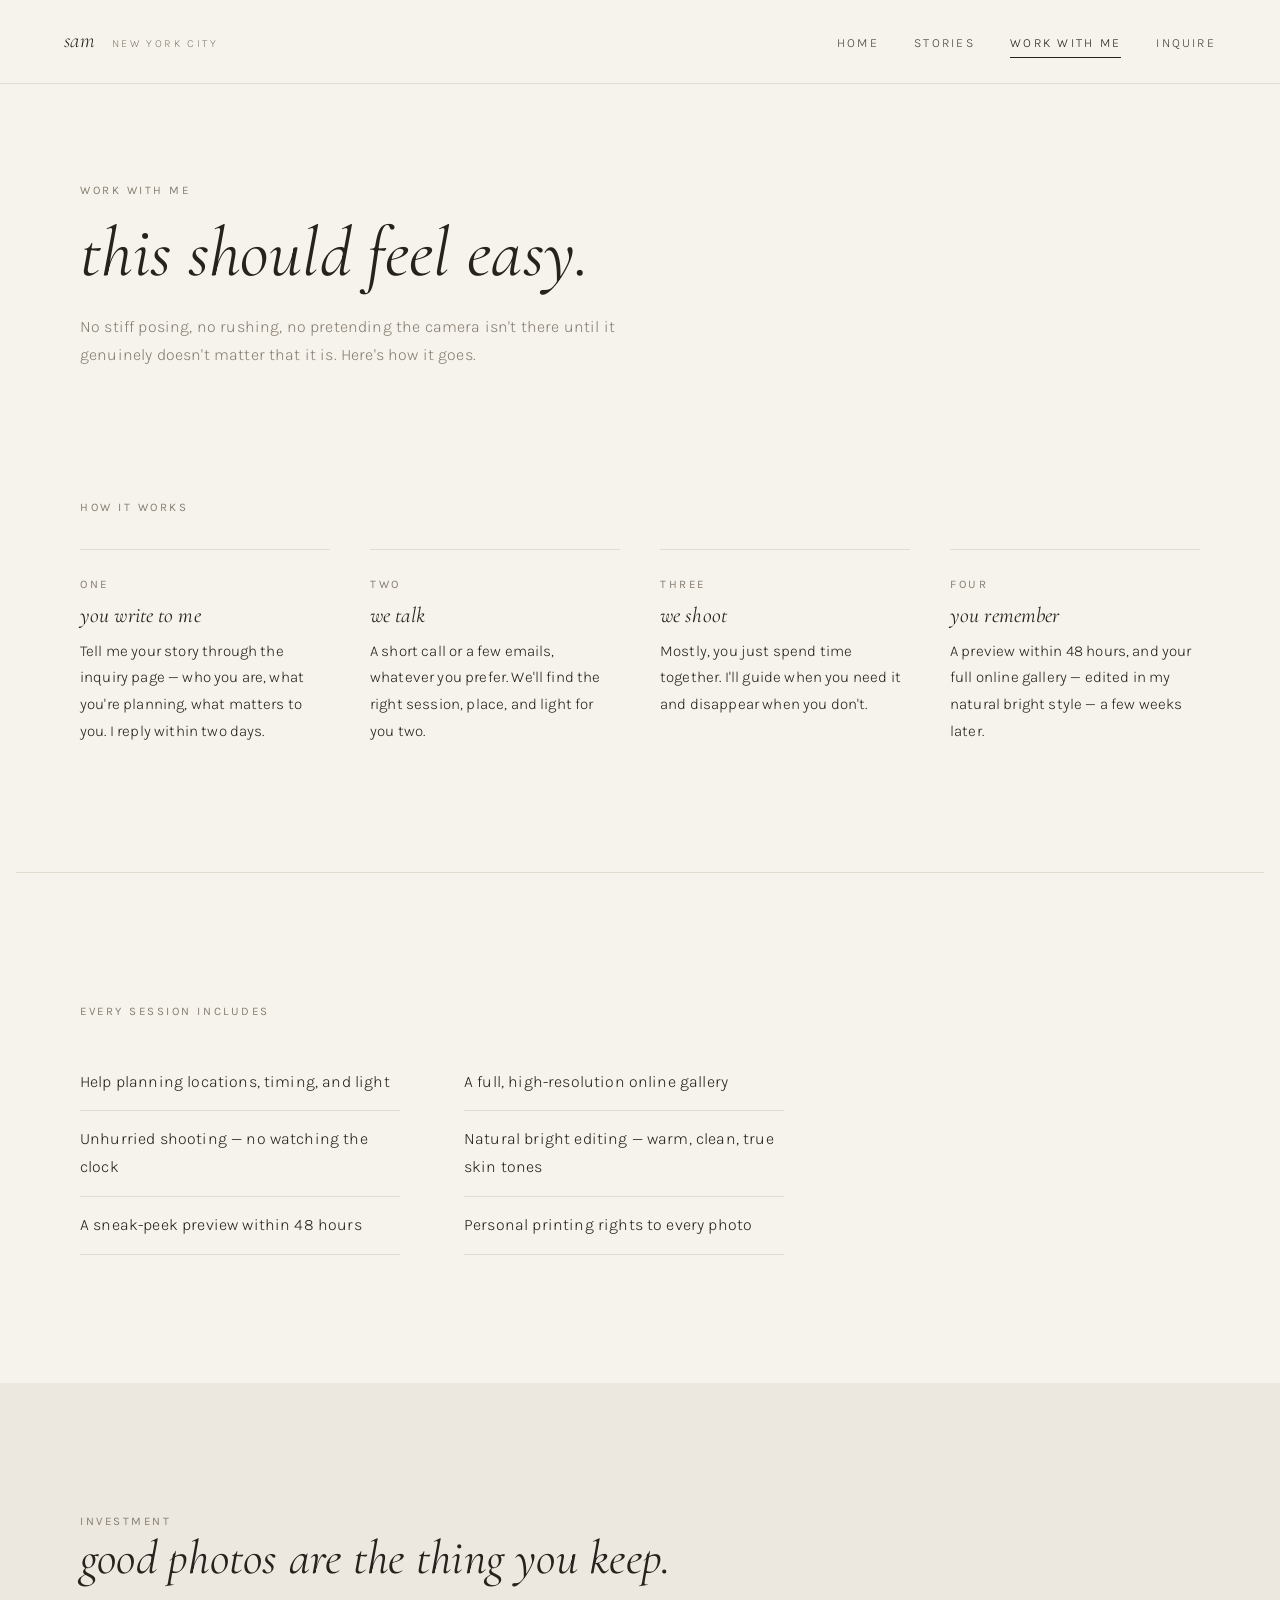
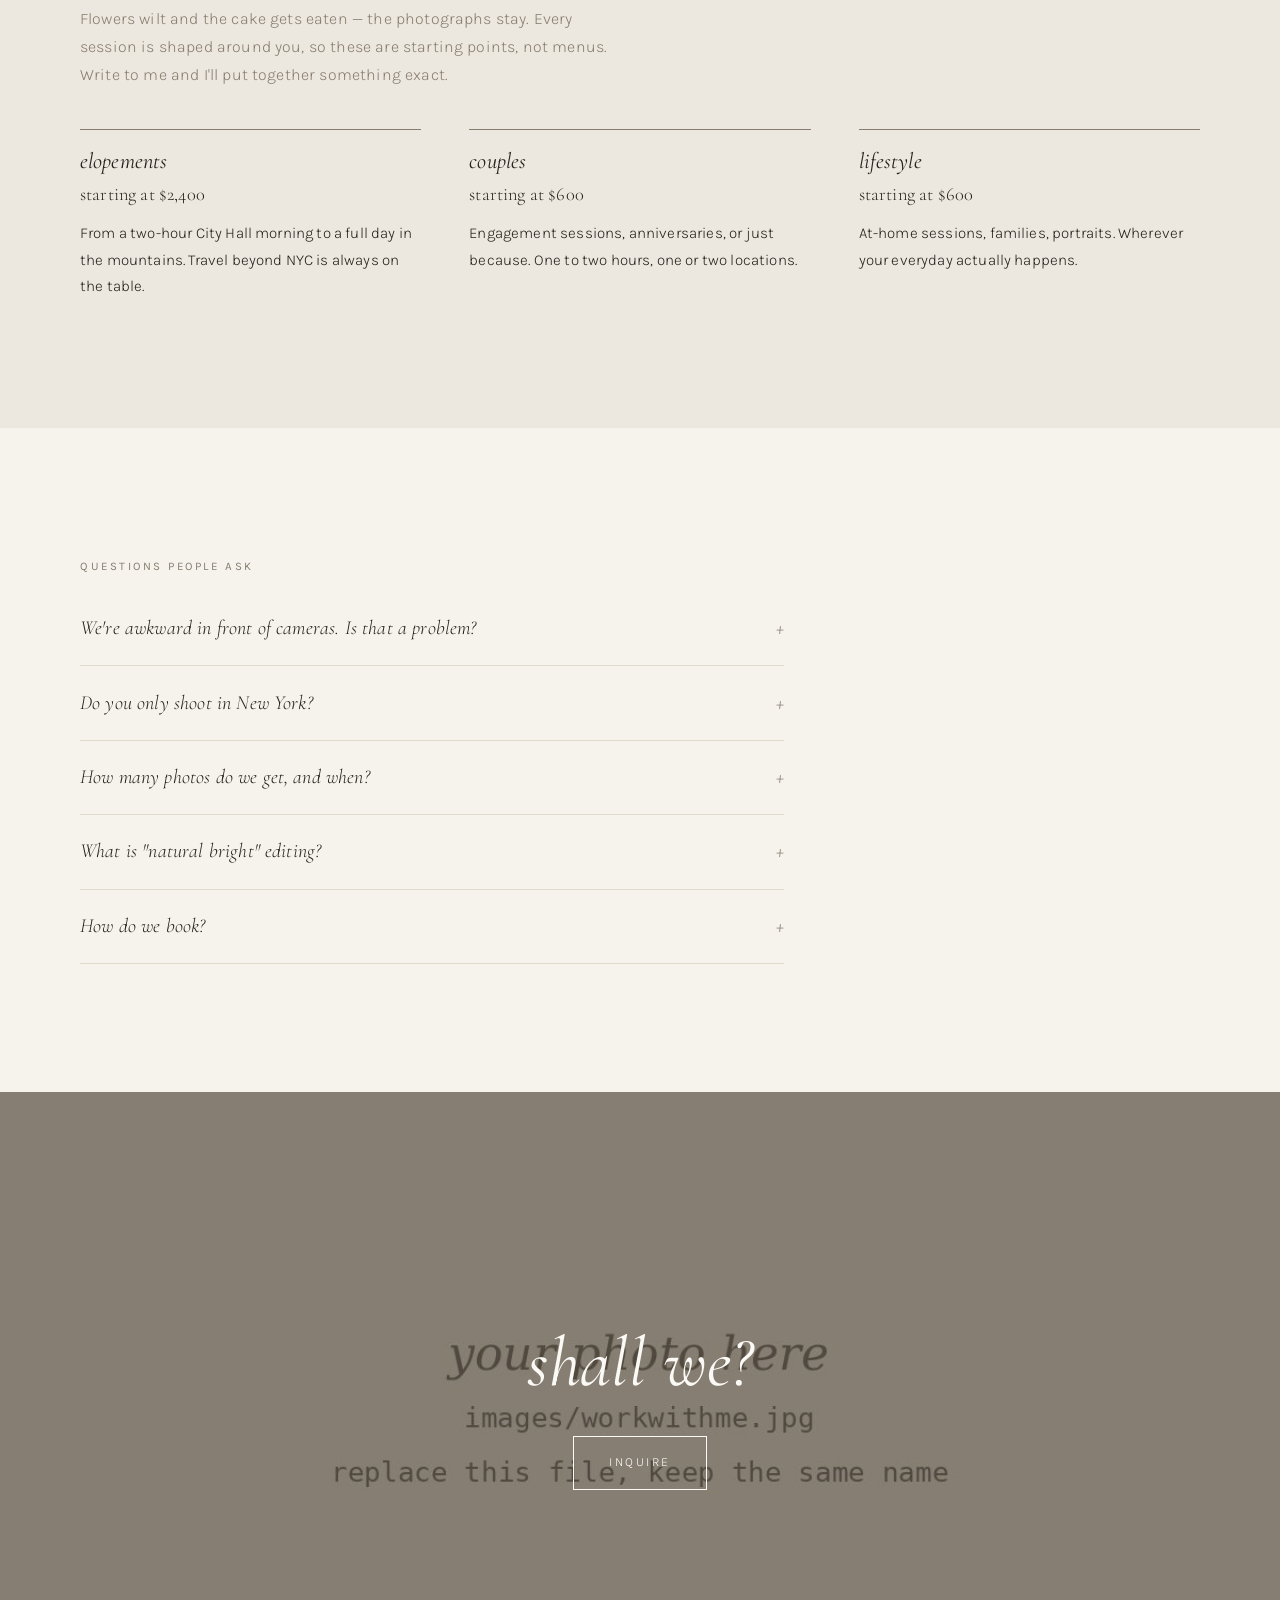
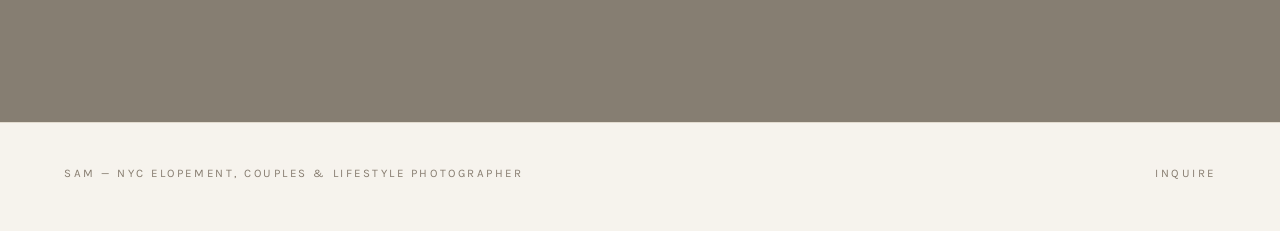
<file: work-with-me.html>
<!DOCTYPE html>
<html lang="en">
<head>
  <meta charset="UTF-8">
  <meta name="viewport" content="width=device-width, initial-scale=1.0">
  <title>Work With Me — Sam, NYC Photographer</title>
  <meta name="description" content="How it works, what's included, and investment for elopement, couples, and lifestyle photography sessions in New York City and beyond.">

  <link rel="preconnect" href="https://fonts.googleapis.com">
  <link rel="preconnect" href="https://fonts.gstatic.com" crossorigin>
  <link href="https://fonts.googleapis.com/css2?family=Cormorant+Garamond:ital,wght@0,400;0,500;1,400;1,500&family=Karla:wght@300;400&display=swap" rel="stylesheet">
  <link rel="stylesheet" href="css/style.css?v=2">
</head>
<body>

  <header class="site-header site-header--solid">
    <a class="wordmark" href="index.html">sam <span>new york city</span></a>
    <button class="nav-toggle" aria-expanded="false" aria-controls="nav">Menu</button>
    <nav class="nav" id="nav">
      <a href="index.html">Home</a>
      <a href="elopements.html">Stories</a>
      <a href="work-with-me.html" aria-current="page">Work With Me</a>
      <a href="inquire.html">Inquire</a>
    </nav>
  </header>

  <section class="wrap page-head">
    <p class="label">work with me</p>
    <h1 class="display">this should feel easy.</h1>
    <p class="quiet">No stiff posing, no rushing, no pretending the camera isn't there until it genuinely doesn't matter that it is. Here's how it goes.</p>
  </section>

  <!-- ======================= HOW IT WORKS ======================= -->
  <section class="wrap section">
    <p class="label reveal" style="margin-bottom:2rem;">how it works</p>
    <div class="steps reveal">
      <div class="step">
        <span class="label">one</span>
        <h3>you write to me</h3>
        <p>Tell me your story through the inquiry page — who you are, what you're planning, what matters to you. I reply within two days.</p>
      </div>
      <div class="step">
        <span class="label">two</span>
        <h3>we talk</h3>
        <p>A short call or a few emails, whatever you prefer. We'll find the right session, place, and light for you two.</p>
      </div>
      <div class="step">
        <span class="label">three</span>
        <h3>we shoot</h3>
        <p>Mostly, you just spend time together. I'll guide when you need it and disappear when you don't.</p>
      </div>
      <div class="step">
        <span class="label">four</span>
        <h3>you remember</h3>
        <p>A preview within 48 hours, and your full online gallery — edited in my natural bright style — a few weeks later.</p>
      </div>
    </div>
  </section>

  <hr class="rule wrap">

  <!-- ======================= WHAT'S INCLUDED ======================= -->
  <section class="wrap section">
    <p class="label reveal" style="margin-bottom:2rem;">every session includes</p>
    <ul class="includes reveal">
      <li>Help planning locations, timing, and light</li>
      <li>Unhurried shooting — no watching the clock</li>
      <li>A sneak-peek preview within 48 hours</li>
      <li>A full, high-resolution online gallery</li>
      <li>Natural bright editing — warm, clean, true skin tones</li>
      <li>Personal printing rights to every photo</li>
    </ul>
  </section>

  <!-- ======================= INVESTMENT ======================= -->
  <section class="section invest">
    <div class="wrap">
      <p class="label reveal">investment</p>
      <h2 class="display display--sm reveal">good photos are the thing you keep.</h2>
      <p class="prose quiet reveal">Flowers wilt and the cake gets eaten — the photographs stay. Every session is shaped around you, so these are starting points, not menus. Write to me and I'll put together something exact.</p>
      <!-- EDIT: adjust starting prices here -->
      <div class="invest-tiers reveal">
        <div class="tier">
          <h3>elopements</h3>
          <p class="price">starting at $2,400</p>
          <p>From a two-hour City Hall morning to a full day in the mountains. Travel beyond NYC is always on the table.</p>
        </div>
        <div class="tier">
          <h3>couples</h3>
          <p class="price">starting at $600</p>
          <p>Engagement sessions, anniversaries, or just because. One to two hours, one or two locations.</p>
        </div>
        <div class="tier">
          <h3>lifestyle</h3>
          <p class="price">starting at $600</p>
          <p>At-home sessions, families, portraits. Wherever your everyday actually happens.</p>
        </div>
      </div>
    </div>
  </section>

  <!-- ======================= FAQ ======================= -->
  <section class="wrap section">
    <p class="label reveal" style="margin-bottom:1rem;">questions people ask</p>
    <div class="faq reveal">
      <details>
        <summary>We're awkward in front of cameras. Is that a problem?</summary>
        <p>You're in the majority, and no. Most of my direction is just giving you something real to do together. Ten minutes in, people forget I'm there — that's when the good photos happen.</p>
      </details>
      <details>
        <summary>Do you only shoot in New York?</summary>
        <p>NYC is home and where most of my work happens — Central Park elopements especially have my heart. But I'm happy to travel; tell me where your story is happening and we'll figure it out.</p>
      </details>
      <details>
        <summary>How many photos do we get, and when?</summary>
        <p>A preview within 48 hours, and your full gallery within a few weeks. Session galleries typically run 75+ images; elopements considerably more, depending on coverage.</p>
      </details>
      <details>
        <summary>What is "natural bright" editing?</summary>
        <p>Clean, warm, and true to life — real skin tones, natural light, nothing heavy-handed. The goal is photos that look like the day felt, and still will in twenty years.</p>
      </details>
      <details>
        <summary>How do we book?</summary>
        <p>Send an inquiry with your date if you have one. A signed agreement and retainer hold your date; the rest is due before the session.</p>
      </details>
    </div>
  </section>

  <!-- ======================= CLOSING ======================= -->
  <section class="closing">
    <img src="images/workwithme.jpg" alt="Placeholder — replace with a photo" loading="lazy">
    <div class="closing-inner">
      <h2 class="display">shall we?</h2>
      <a class="btn" href="inquire.html">Inquire</a>
    </div>
  </section>

  <footer class="site-footer">
    <div class="footer-inner">
      <p class="label">sam — nyc elopement, couples &amp; lifestyle photographer</p>
      <p class="label"><a href="inquire.html">inquire</a></p>
    </div>
  </footer>

  <script src="js/main.js?v=2"></script>
</body>
</html>
</file>
<file: css/style.css>
/* ============================================================
   SAM — PHOTOGRAPHY PORTFOLIO
   ------------------------------------------------------------
   Palette + type live in the :root block below.
   To change a color or font site-wide, edit it once here.
   ============================================================ */

:root {
  --paper:  #F6F3ED;   /* page background — warm paper */
  --ink:    #26221D;   /* main text — warm near-black */
  --stone:  #877D70;   /* quiet text: captions, labels */
  --line:   #E2DBCF;   /* hairline rules */
  --wash:   #EDE8DF;   /* subtle section tint */

  --serif: "Cormorant Garamond", Georgia, serif;
  --sans:  "Karla", "Helvetica Neue", Arial, sans-serif;

  --measure: 34em;     /* comfortable reading width */
  --gutter: clamp(1.25rem, 5vw, 4rem);
}

/* ---------- base ---------- */

* { box-sizing: border-box; margin: 0; padding: 0; }

html { scroll-behavior: smooth; }

body {
  background: var(--paper);
  color: var(--ink);
  font-family: var(--sans);
  font-weight: 300;
  font-size: 1.0rem;
  line-height: 1.75;
  letter-spacing: 0.01em;
  -webkit-font-smoothing: antialiased;
}

img { display: block; width: 100%; height: auto; }

a { color: inherit; text-decoration: none; }

::selection { background: var(--ink); color: var(--paper); }

/* ---------- type roles ---------- */

h1, h2, h3, .display {
  font-family: var(--serif);
  font-weight: 400;
  line-height: 1.15;
  letter-spacing: 0.005em;
}

.display {
  font-style: italic;
  text-transform: lowercase;
  font-size: clamp(2.2rem, 6vw, 4.4rem);
}

.display--sm { font-size: clamp(1.9rem, 4.5vw, 3rem); }

.label {
  font-family: var(--sans);
  font-size: 0.72rem;
  font-weight: 400;
  letter-spacing: 0.22em;
  text-transform: uppercase;
  color: var(--stone);
}

.quiet { color: var(--stone); }

.prose { max-width: var(--measure); }
.prose p + p { margin-top: 1.2em; }

/* text link with hairline underline */
.tlink {
  border-bottom: 1px solid var(--stone);
  padding-bottom: 2px;
  transition: border-color .3s ease, color .3s ease;
}
.tlink:hover { color: var(--stone); border-color: var(--line); }

/* ---------- layout ---------- */

.wrap  { padding-left: var(--gutter); padding-right: var(--gutter); max-width: 78rem; margin: 0 auto; }
.section { padding-top: clamp(4rem, 10vw, 8rem); padding-bottom: clamp(4rem, 10vw, 8rem); }
.rule { border: 0; border-top: 1px solid var(--line); }

/* ---------- header / nav ---------- */

.site-header {
  position: relative;
  z-index: 10;
  background: var(--paper);
  border-bottom: 1px solid var(--line);
  display: flex;
  align-items: baseline;
  justify-content: space-between;
  padding: 1.4rem var(--gutter);
}

.wordmark {
  font-family: var(--serif);
  font-style: italic;
  font-size: 1.35rem;
  letter-spacing: 0.02em;
}
.wordmark span { font-family: var(--sans); font-style: normal; font-size: 0.68rem; letter-spacing: 0.22em; text-transform: uppercase; color: var(--stone); margin-left: 0.7rem; }

.nav { display: flex; gap: 2.2rem; }
.nav a {
  font-size: 0.78rem;
  letter-spacing: 0.18em;
  text-transform: uppercase;
  color: var(--ink);
  opacity: 0.85;
  transition: opacity .3s ease;
}
.nav a:hover, .nav a[aria-current="page"] { opacity: 1; border-bottom: 1px solid var(--ink); padding-bottom: 2px; }

/* mobile nav */
.nav-toggle {
  display: none;
  background: none;
  border: 0;
  font-family: var(--sans);
  font-size: 0.78rem;
  letter-spacing: 0.18em;
  text-transform: uppercase;
  color: var(--ink);
  cursor: pointer;
}

@media (max-width: 700px) {
  .nav-toggle { display: block; }
  .nav {
    display: none;
    position: absolute;
    top: 100%; left: 0; right: 0;
    background: var(--paper);
    border-top: 1px solid var(--line);
    border-bottom: 1px solid var(--line);
    flex-direction: column;
    gap: 0;
    padding: 0.5rem var(--gutter) 1rem;
  }
  .nav.is-open { display: flex; }
  .nav a { padding: 0.9rem 0; border-bottom: 1px solid var(--line); }
  .nav a:last-child { border-bottom: 0; }
  .nav a[aria-current="page"] { border-bottom: 1px solid var(--line); }
}

/* ---------- hero ---------- */

.hero { position: relative; min-height: calc(100vh - 5.2rem); display: flex; align-items: flex-end; }
.hero img { position: absolute; inset: 0; width: 100%; height: 100%; object-fit: cover; }
.hero::after {
  content: "";
  position: absolute; inset: 0;
  background: linear-gradient(to top, rgba(38,34,29,0.35), rgba(38,34,29,0) 55%);
}
.hero-inner {
  position: relative;
  z-index: 2;
  color: #FBF9F5;
  padding: 0 var(--gutter) clamp(3rem, 8vw, 6rem);
  max-width: 46rem;
}
.hero-inner .label { color: rgba(251,249,245,0.85); margin-bottom: 1rem; }
.hero-inner .display { margin-bottom: 2rem; }

/* button — quiet, editorial */
.btn {
  display: inline-block;
  font-size: 0.78rem;
  letter-spacing: 0.2em;
  text-transform: uppercase;
  padding: 0.95rem 2.2rem;
  border: 1px solid currentColor;
  transition: background .3s ease, color .3s ease;
}
.btn:hover { background: var(--ink); color: var(--paper); border-color: var(--ink); }
.hero .btn:hover { background: #FBF9F5; color: var(--ink); border-color: #FBF9F5; }

/* ---------- intro (image + text) ---------- */

.intro { display: grid; gap: 3rem; align-items: center; }
@media (min-width: 800px) {
  .intro { grid-template-columns: 5fr 7fr; gap: clamp(3rem, 7vw, 6rem); }
}
.intro figure { max-width: 26rem; }
.intro .display--sm { margin: 0.8rem 0 1.4rem; text-transform: none; }

/* ---------- story categories ---------- */

.story { display: grid; gap: 2.5rem; align-items: center; padding: clamp(3rem, 7vw, 5.5rem) 0; }
.story + .story { border-top: 1px solid var(--line); }
@media (min-width: 800px) {
  .story { grid-template-columns: 6fr 5fr; gap: clamp(3rem, 8vw, 7rem); }
  .story:nth-child(even) .story-img { order: 2; }
}
.story-img { overflow: hidden; }
.story-img img { transition: transform 1.2s ease; }
.story a:hover .story-img img { transform: scale(1.025); }
.story h3 {
  font-style: italic;
  text-transform: lowercase;
  font-size: clamp(1.9rem, 4vw, 2.8rem);
  margin: 0.7rem 0 1rem;
}
.story p { max-width: 28em; margin-bottom: 1.6rem; }

/* ---------- testimonials ---------- */

.pullquotes { display: grid; gap: clamp(3rem, 6vw, 4.5rem); max-width: 44rem; margin: 0 auto; text-align: center; }
.pullquote blockquote {
  font-family: var(--serif);
  font-style: italic;
  font-size: clamp(1.35rem, 3vw, 1.9rem);
  line-height: 1.45;
}
.pullquote cite { display: block; margin-top: 1.1rem; font-style: normal; }

/* ---------- closing cta ---------- */

.closing { position: relative; min-height: 70vh; display: flex; align-items: center; justify-content: center; text-align: center; }
.closing img { position: absolute; inset: 0; width: 100%; height: 100%; object-fit: cover; }
.closing::after { content: ""; position: absolute; inset: 0; background: rgba(38,34,29,0.4); }
.closing-inner { position: relative; z-index: 2; color: #FBF9F5; padding: 4rem var(--gutter); }
.closing-inner .display { margin-bottom: 2rem; }
.closing .btn:hover { background: #FBF9F5; color: var(--ink); border-color: #FBF9F5; }

/* ---------- gallery pages ---------- */

.page-head { padding-top: clamp(3.5rem, 8vw, 6rem); }
.page-head .display { text-transform: none; margin: 0.8rem 0 1.2rem; }
.page-head p { max-width: var(--measure); }

.gallery {
  display: grid;
  gap: clamp(1.5rem, 4vw, 3.5rem);
  padding-bottom: clamp(4rem, 10vw, 8rem);
}
@media (min-width: 720px) {
  .gallery { grid-template-columns: 1fr 1fr; align-items: start; }
  .gallery figure:nth-child(3n) { grid-column: 1 / -1; max-width: 62rem; margin: 0 auto; width: 100%; }
  /* offset the second column for a staggered, editorial rhythm */
  .gallery figure:nth-child(3n+2) { margin-top: clamp(2rem, 6vw, 5rem); }
}

.gallery-next { text-align: center; padding-bottom: clamp(5rem, 10vw, 8rem); }
.gallery-next .label { display: block; margin-bottom: 0.8rem; }
.gallery-next a { font-family: var(--serif); font-style: italic; font-size: clamp(1.6rem, 3.5vw, 2.4rem); }

/* ---------- work with me ---------- */

.steps { display: grid; gap: 2.5rem; counter-reset: step; }
@media (min-width: 800px) { .steps { grid-template-columns: repeat(4, 1fr); gap: 2.5rem; } }
.step { border-top: 1px solid var(--line); padding-top: 1.2rem; }
.step h3 { font-size: 1.35rem; font-style: italic; margin: 0.4rem 0 0.6rem; }
.step p { font-size: 0.95rem; }

.includes { columns: 1; max-width: 44rem; }
@media (min-width: 700px) { .includes { columns: 2; column-gap: 4rem; } }
.includes li { list-style: none; border-bottom: 1px solid var(--line); padding: 0.9rem 0; break-inside: avoid; }

.invest { background: var(--wash); }
.invest .display--sm { text-transform: none; margin-bottom: 1.2rem; }
.invest-tiers { display: grid; gap: 2rem; margin-top: 2.5rem; }
@media (min-width: 800px) { .invest-tiers { grid-template-columns: repeat(3, 1fr); gap: 3rem; } }
.tier { border-top: 1px solid var(--stone); padding-top: 1.1rem; }
.tier h3 { font-style: italic; font-size: 1.4rem; margin-bottom: 0.3rem; }
.tier .price { font-family: var(--serif); font-size: 1.15rem; margin-bottom: 0.6rem; }
.tier p { font-size: 0.95rem; }

.faq { max-width: 44rem; }
.faq details { border-bottom: 1px solid var(--line); }
.faq summary {
  cursor: pointer;
  list-style: none;
  display: flex;
  justify-content: space-between;
  align-items: baseline;
  gap: 1rem;
  padding: 1.2rem 0;
  font-family: var(--serif);
  font-size: 1.25rem;
  font-style: italic;
}
.faq summary::-webkit-details-marker { display: none; }
.faq summary::after { content: "+"; font-family: var(--sans); font-size: 1rem; color: var(--stone); }
.faq details[open] summary::after { content: "–"; }
.faq details p { padding: 0 0 1.4rem; max-width: var(--measure); }

/* ---------- inquire ---------- */

.form-wrap { max-width: 40rem; }

.notice {
  border: 1px solid var(--line);
  background: var(--wash);
  padding: 1.4rem 1.6rem;
  margin: 2.5rem 0;
  font-size: 0.95rem;
}
.notice a { border-bottom: 1px solid var(--stone); padding-bottom: 1px; }

.form { display: grid; gap: 1.8rem; margin-top: 2.5rem; }
.field label { display: block; margin-bottom: 0.5rem; }
.field input, .field select, .field textarea {
  width: 100%;
  background: transparent;
  border: 0;
  border-bottom: 1px solid var(--stone);
  padding: 0.6rem 0;
  font-family: var(--sans);
  font-size: 1rem;
  font-weight: 300;
  color: var(--ink);
  border-radius: 0;
}
.field textarea { min-height: 8rem; resize: vertical; }
.field input:focus, .field select:focus, .field textarea:focus { outline: none; border-bottom-color: var(--ink); }

/* under-construction state */
.form.is-disabled { opacity: 0.45; pointer-events: none; user-select: none; }
.btn[disabled] { cursor: not-allowed; }
.btn[disabled]:hover { background: transparent; color: inherit; }

/* ---------- footer ---------- */

.site-footer { border-top: 1px solid var(--line); padding: 2.5rem var(--gutter) 3rem; }
.footer-inner {
  max-width: 78rem; margin: 0 auto;
  display: flex; flex-wrap: wrap; gap: 1.5rem 3rem;
  justify-content: space-between; align-items: baseline;
}
.site-footer .label a { color: var(--stone); }
.site-footer .label a:hover { color: var(--ink); }

/* ---------- reveal on scroll ---------- */

.reveal { opacity: 0; transform: translateY(18px); transition: opacity 1s ease, transform 1s ease; }
.reveal.is-visible { opacity: 1; transform: none; }

@media (prefers-reduced-motion: reduce) {
  html { scroll-behavior: auto; }
  .reveal { opacity: 1; transform: none; transition: none; }
  .story-img img { transition: none; }
}

/* visible keyboard focus */
a:focus-visible, button:focus-visible, summary:focus-visible {
  outline: 2px solid var(--ink);
  outline-offset: 3px;
}

/* inquiry form status */
.form-status { font-size: 0.9rem; color: var(--stone); min-height: 1.2em; margin: 0; }
.form-thanks { margin-top: 2.5rem; }
[hidden] { display: none !important; }
</file>
